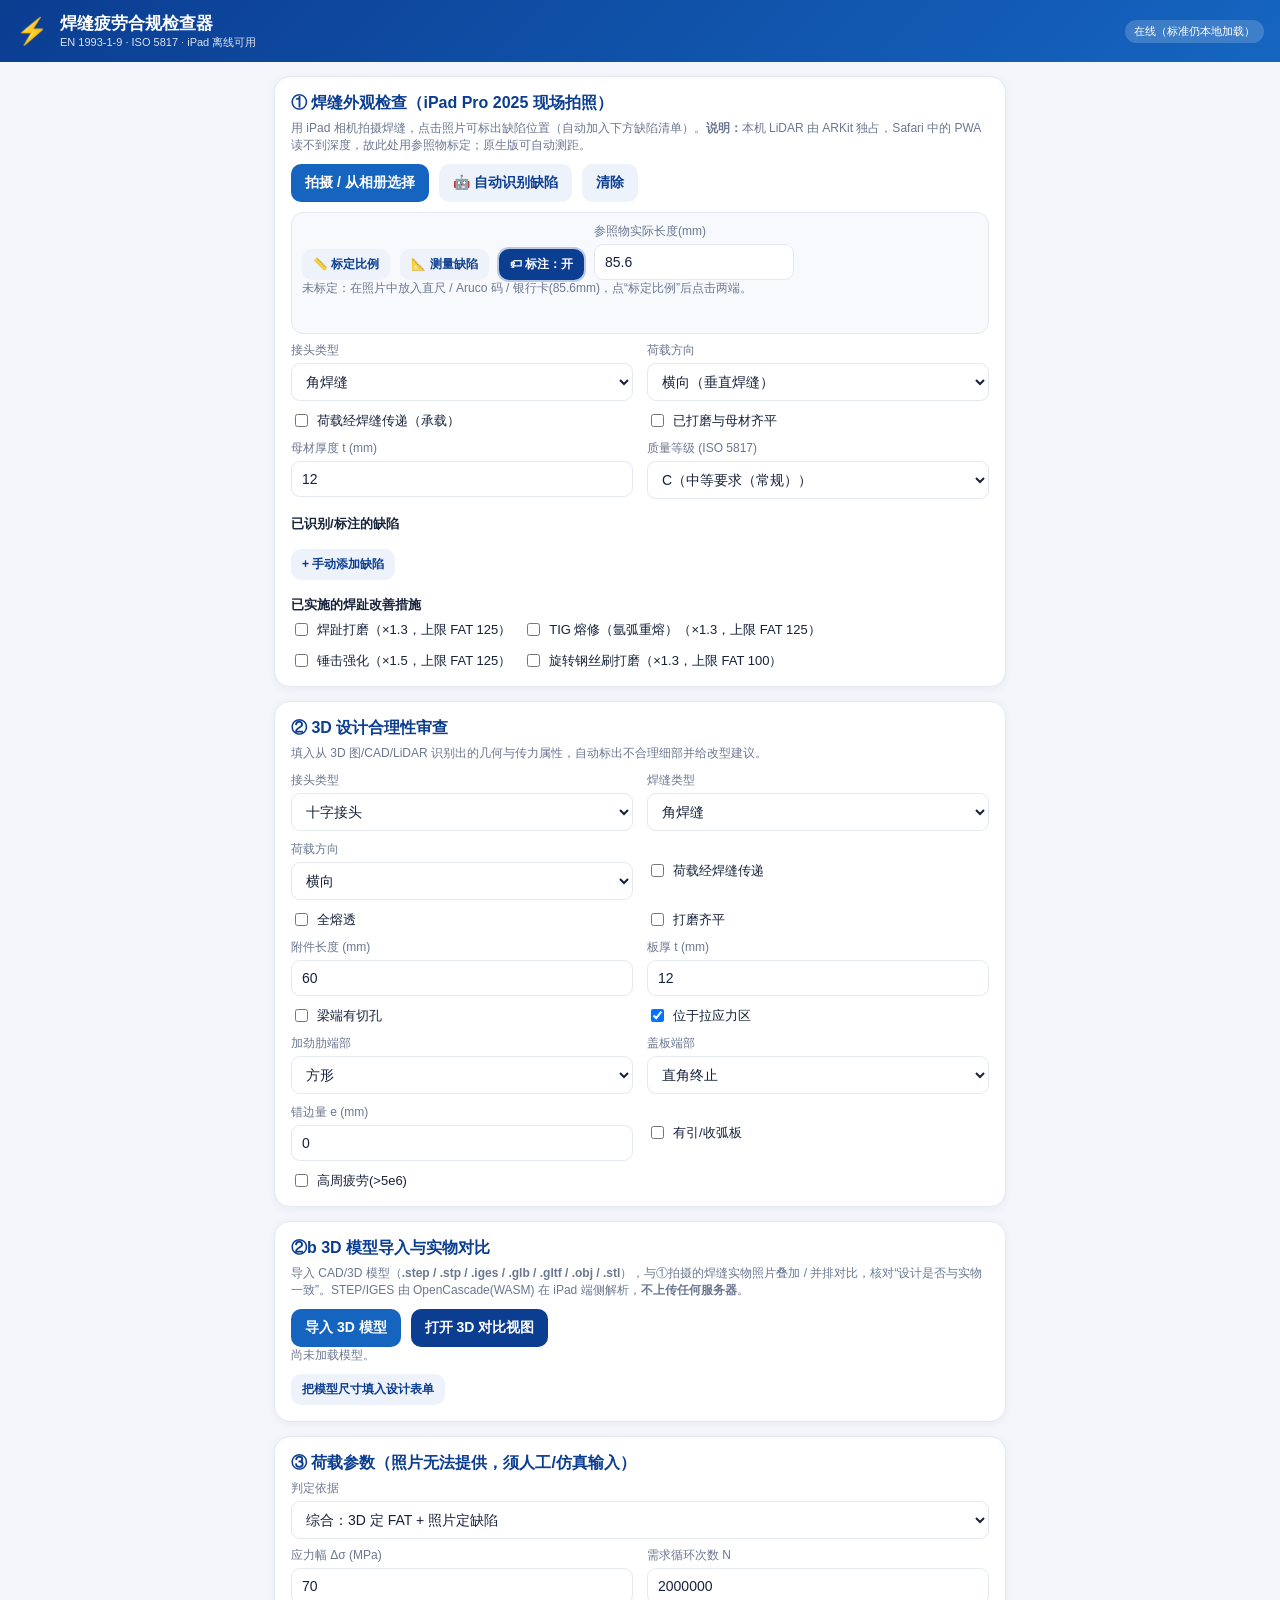
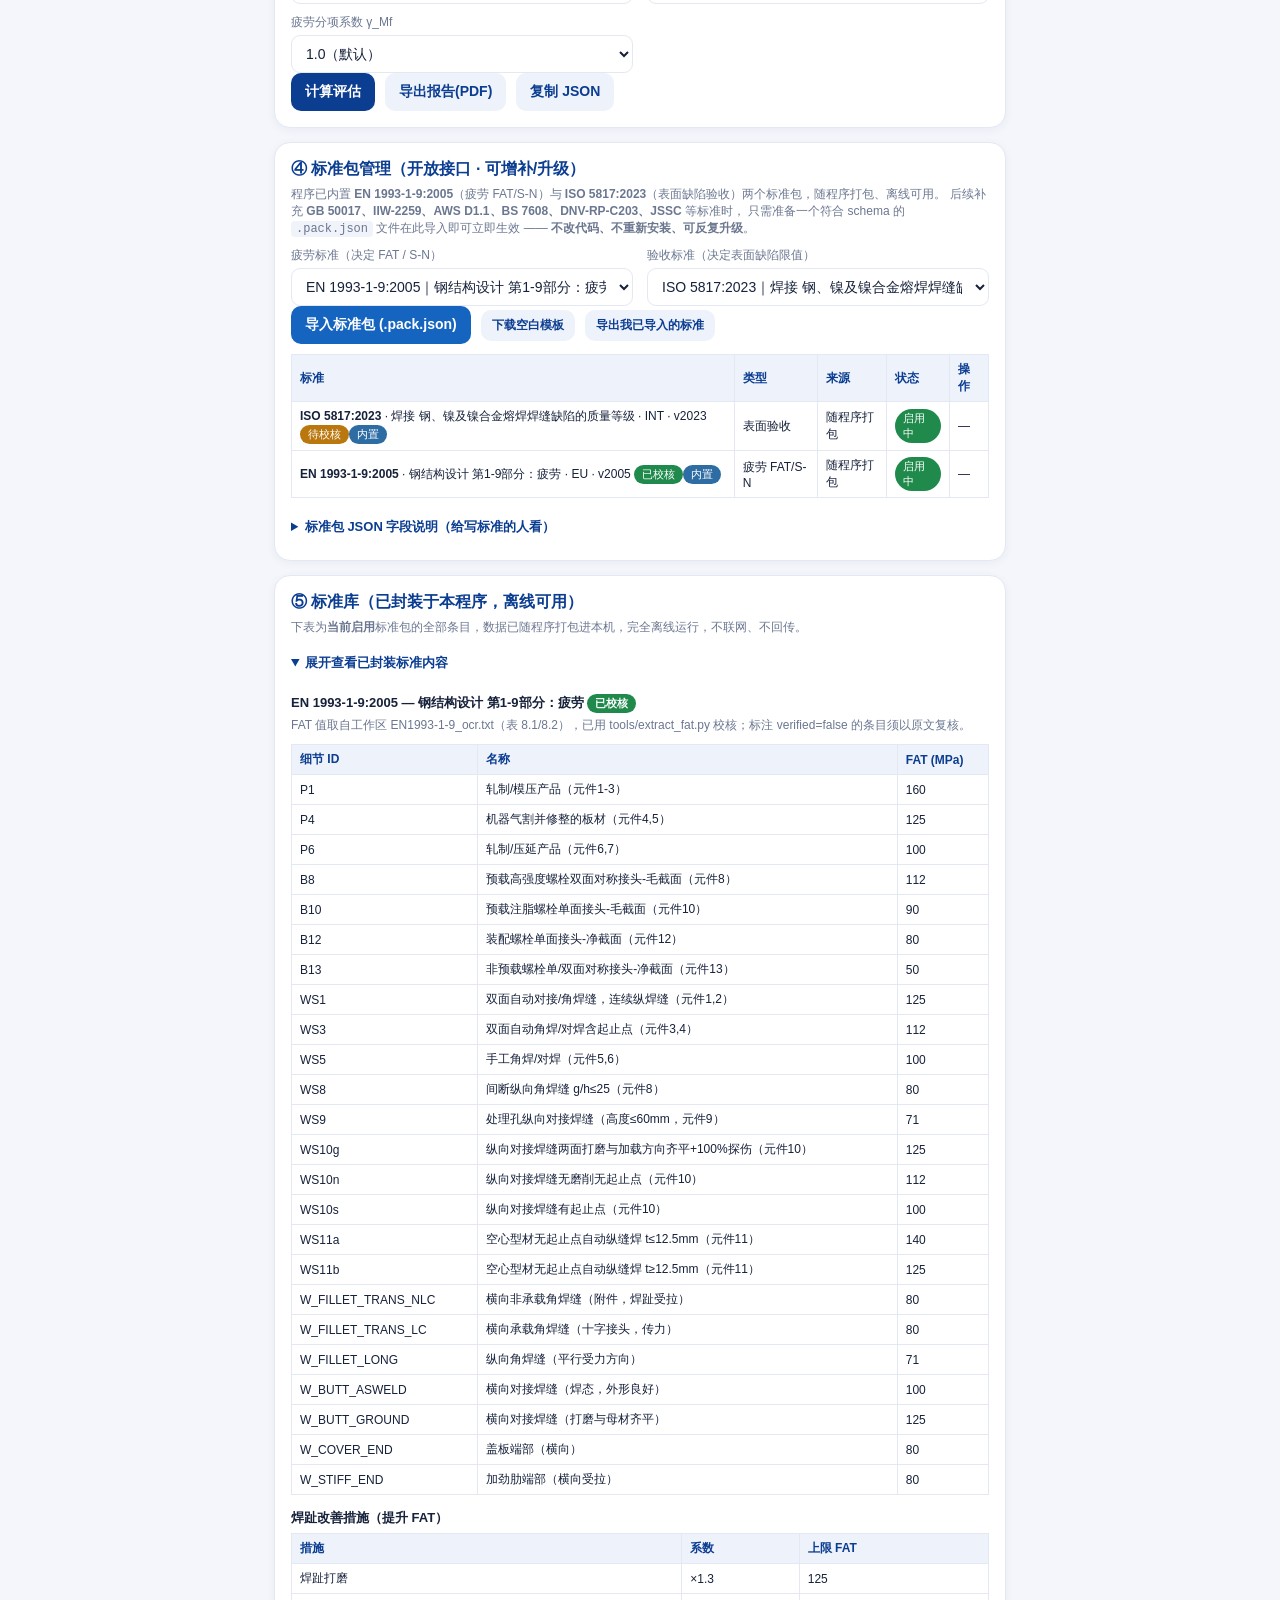
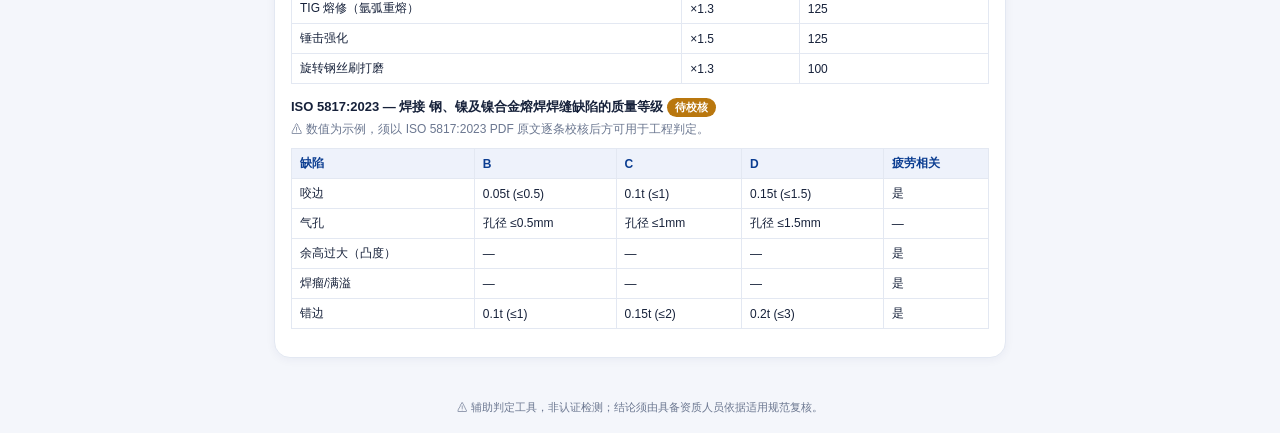
<file: app_ios/pwa/index.html>
<!DOCTYPE html>
<html lang="zh-CN" data-page-node-id="CsRo3k9VtSsmAFH51uFBpG">
<head data-page-node-id="EstN0nqZOXaLdQER1qKfxa">
  <meta charset="utf-8" data-page-node-id="uxGXCeawoA48fkNtsgHEEb" />
  <meta name="viewport" content="width=device-width, initial-scale=1, viewport-fit=cover, maximum-scale=1" data-page-node-id="QGrzQHlVbPibaQRl3IbELC" />
  <meta name="theme-color" content="#0b3d91" data-page-node-id="CR6pQN0BY17x1aQPccoyY5" />
  <meta name="apple-mobile-web-app-capable" content="yes" data-page-node-id="PWo7CSWT0SvNfbFcNa5oC8" />
  <meta name="mobile-web-app-capable" content="yes" data-page-node-id="k9AAAEkYCIKWGFU61SzpdT" />
  <meta name="apple-mobile-web-app-status-bar-style" content="black-translucent" data-page-node-id="ULueQXFXnrlHdi6iA8Y0CR" />
  <meta name="apple-mobile-web-app-title" content="焊缝疲劳检查" data-page-node-id="Og6QZ40BNBs5YVYLFDYUQb" />
  <link rel="manifest" href="manifest.webmanifest" data-page-node-id="JIG4Dh5Bl6jHbhxdCS6GiU" />
  <link rel="apple-touch-icon" href="icons/icon-192.png" data-page-node-id="ooc2ACp3tAmi57R83uLl52" />
  <link rel="icon" href="icons/icon-192.png" data-page-node-id="eWQ2za5i23MxAt01rWQbxP" />
  <link rel="stylesheet" href="styles.css" data-page-node-id="jV5uhFLFm9LL8uEm3J5PsY" />
  <title>焊缝疲劳合规检查器</title>
</head>
<body data-page-node-id="HlgYUG4CmZk9UGpymEFlhr">
  <header class="topbar" data-page-node-id="JEZCJOe97oldAD19UeerID">
    <div class="brand" data-page-node-id="0le9xyQl3Ecwuk28veJCVR">
      <span class="logo" data-page-node-id="FFNCqVGgHHHrFxL2qq5Cso">⚡</span>
      <div data-page-node-id="olTxbVWmFLghrRbAF3UiYb">
        <div class="t1" data-page-node-id="w8sJImzeF6NEg6BHYc3xY2">焊缝疲劳合规检查器</div>
        <div class="t2" data-page-node-id="qjLL5ZaUfga80dhchDC5D6">EN 1993-1-9 · ISO 5817 · iPad 离线可用</div>
      </div>
    </div>
    <span id="netState" class="pill pill-off" data-page-node-id="imfd8oJAYSFjYYkaY63JM4">离线就绪</span>
  </header>

  <main data-page-node-id="9a6bahaJXvjjjeDKwB2AKo">
    <!-- ① 焊缝外观 -->
    <section class="card" data-page-node-id="UmWD8HZwJnL8HN6gB7yDx3">
      <h2 data-page-node-id="sECF1ZfSb9RTrV0HyEFskD">① 焊缝外观检查（iPad Pro 2025 现场拍照）</h2>
      <p class="hint" data-page-node-id="cXnDzxxhb0Zo0XevcPnwn9">用 iPad 相机拍摄焊缝，点击照片可标出缺陷位置（自动加入下方缺陷清单）。<b>说明：</b>本机 LiDAR 由 ARKit 独占，Safari 中的 PWA 读不到深度，故此处用参照物标定；原生版可自动测距。</p>
      <div class="row" data-page-node-id="Rp0V7zke06GfcHJLEt1SJ0">
        <label class="btn file" data-page-node-id="VpbpvcilDmFANBs0zsBgk5">
          拍摄 / 从相册选择
          <input id="photo" type="file" accept="image/*" data-page-node-id="cfoh6EZ6eMAxvCQoadmBkL" />
        </label>
        <button id="autoBtn" class="btn ghost" type="button" data-page-node-id="autoBtnNode" disabled>🤖 自动识别缺陷</button>
        <button id="clearPhoto" class="btn ghost" type="button" data-page-node-id="QOgg3m9EYMtFOAJagjTKW2">清除</button>
      </div>
      <canvas id="canvas" width="900" height="600" hidden data-page-node-id="ME4PzzX2YhxN1rdP8pxBEn"></canvas>

      <div class="cal" data-page-node-id="calBox">
        <div class="row">
          <button id="calBtn" class="btn ghost sm" type="button">📏 标定比例</button>
          <button id="measBtn" class="btn ghost sm" type="button">📐 测量缺陷</button>
          <button id="annoToggle" class="btn ghost sm" type="button">🏷 标注：开</button>
          <label class="callen">参照物实际长度(mm)
            <input id="cal_len" type="number" value="85.6" step="0.1" data-page-node-id="calLen" />
          </label>
        </div>
        <div id="calState" class="hint">未标定：在照片中放入直尺 / Aruco 码 / 银行卡(85.6mm)，点“标定比例”后点击两端。</div>
        <div id="calScale" class="cal-scale" data-page-node-id="calScale"></div>
      </div>

      <div class="grid2" data-page-node-id="GGldlJvyUk1hPFZF7nVHFE">
        <label data-page-node-id="99OAaGpH6EJeaszkBSahZy">接头类型
          <select id="joint_type" data-page-node-id="owkGE0zEXZuXS1ClkVBh7T">
            <option value="fillet" data-page-node-id="Q9umk5K8U1KbSgV3XHitq1">角焊缝</option>
            <option value="butt" data-page-node-id="1eBwv4XeG30Gz12rh8MiL7">对接焊缝</option>
            <option value="t_joint" data-page-node-id="lGdkEdc2WtLQXp4oo61ZPo">T 型接头</option>
            <option value="cruciform" data-page-node-id="GhX04d1bfQJWyxvqjvyS45">十字接头</option>
            <option value="corner" data-page-node-id="QO9CCqrZTOFSSjk0XmuXN5">角接</option>
            <option value="lap" data-page-node-id="Kz7JLw4TZgOYlJ8cV69rGs">搭接</option>
          </select>
        </label>
        <label data-page-node-id="ap0PgAG7lfVFJefvq35NPA">荷载方向
          <select id="loading_direction" data-page-node-id="rcC8bIW3TzbQpDvUQACrRx">
            <option value="transverse" data-page-node-id="QVEQLKmIL6QYF3YeQWdMKa">横向（垂直焊缝）</option>
            <option value="longitudinal" data-page-node-id="yKCS7dpqe4LIF69SHQXfjp">纵向（平行焊缝）</option>
          </select>
        </label>
        <label class="check" data-page-node-id="416MbO9yHKqyRtjPW7y1Ia"><input type="checkbox" id="load_carrying" data-page-node-id="P58Mp5faI6tQ3jwvXdWUNS" /> 荷载经焊缝传递（承载）</label>
        <label class="check" data-page-node-id="pCw1JkMEfTqyDpy40BPYI1"><input type="checkbox" id="ground_flush" data-page-node-id="5uOtJGH8bVX5WCviqdmriI" /> 已打磨与母材齐平</label>
        <label data-page-node-id="NXYpb7NqJP0o8iXPmCAA31">母材厚度 t (mm)
          <input id="thickness" type="number" value="12" min="1" step="0.5" data-page-node-id="rkYZV8fVepy4BKXSCelx2F" />
        </label>
        <label data-page-node-id="PmEKRAXXDgO569ZIux2ejY">质量等级 (ISO 5817)
          <select id="quality_level" data-page-node-id="A1JHn13GBsVKYj5jMoruEx">
            <option value="B" data-page-node-id="uZk1f7M3FVQ7uVrUFvxN2h">B（最高）</option>
            <option value="C" selected data-page-node-id="qxBl8WBzfGon4ITAj1qx2j">C（常规）</option>
            <option value="D" data-page-node-id="KGPDQ0Gz0nAs0gZDTNvHUW">D（较低）</option>
          </select>
        </label>
      </div>

      <h3 data-page-node-id="3BnCmNAtlZDIRCiARmq34E">已识别/标注的缺陷</h3>
      <div id="impList" class="imp-list" data-page-node-id="CvPKBkPupYD23zBeBF9XXu"></div>
      <div id="recState" class="hint rec" data-page-node-id="recStateNode"></div>
      <button id="addImp" class="btn ghost sm" type="button" data-page-node-id="LpwT6P8jcdu06NlErRwiUq">+ 手动添加缺陷</button>

      <h3 data-page-node-id="KQCvlzwOnEbuFHRejhi0xe">已实施的焊趾改善措施</h3>
      <div id="impvBox" class="checks" data-page-node-id="Bv4k0YQViWlXi8636GGPaB"></div>
    </section>

    <!-- ② 3D 设计审查 -->
    <section class="card" data-page-node-id="NKiKC198akUUhwTcXZJwWr">
      <h2 data-page-node-id="QA1kpGKVVCrWQezsqbKgEo">② 3D 设计合理性审查</h2>
      <p class="hint" data-page-node-id="yEdzA0nXhkgmLeeCQDhXC6">填入从 3D 图/CAD/LiDAR 识别出的几何与传力属性，自动标出不合理细部并给改型建议。</p>
      <div class="grid2" data-page-node-id="kEEy7TecY9qx8L5EE4W6Bg">
        <label data-page-node-id="QrJ0p2OpKhKIKmhZnnjaqX">接头类型
          <select id="d_joint_type" data-page-node-id="zAlHgcsh4FTEXJY1xssR6A">
            <option value="cruciform" data-page-node-id="9B3V5BMHCTvBUbI0yGaXZ9">十字接头</option>
            <option value="t_joint" data-page-node-id="V2G01Li8xbfm3GsHxENXF7">T 型接头</option>
            <option value="butt" data-page-node-id="qT3WODeDZ5KtAHxYCgPBmB">对接</option>
            <option value="fillet" data-page-node-id="q1Ck5ivP9sfmDeDnquDgtg">角接</option>
            <option value="lap" data-page-node-id="qkQHABEUg8xNbMuSzIskWh">搭接</option>
            <option value="corner" data-page-node-id="28sEK65h9Se54ODmFJtiBN">角接(edge)</option>
          </select>
        </label>
        <label data-page-node-id="jOiWKRK6xV6PPEsnzyByNk">焊缝类型
          <select id="d_weld_type" data-page-node-id="OWk1ckjzsL8mFSfuFONDDW">
            <option value="fillet" data-page-node-id="r7XXUHoYnNCAgBYMAzEv0u">角焊缝</option>
            <option value="butt" data-page-node-id="eGl8xx3jKBmtmpcRzOyQXy">对接</option>
          </select>
        </label>
        <label data-page-node-id="3Gtom6gxZHyqRMVav59B31">荷载方向
          <select id="d_loading_direction" data-page-node-id="696jpbA4Cf0e9C4t4UTr8f">
            <option value="transverse" data-page-node-id="4y2SRKGeQY7SUJPTcTkDEx">横向</option>
            <option value="longitudinal" data-page-node-id="U3MprtgUi87EuMyhdAFwoD">纵向</option>
          </select>
        </label>
        <label class="check" data-page-node-id="ddrmTqvwkmYla56xrWFdDI"><input type="checkbox" id="d_load_carrying" data-page-node-id="MztRA7ueEitnTujrUjyXul" /> 荷载经焊缝传递</label>
        <label class="check" data-page-node-id="HUfkfqonL3B7EhlGNF163M"><input type="checkbox" id="d_full_penetration" data-page-node-id="5JFaNtfaWZufp2kudDzSQr" /> 全熔透</label>
        <label class="check" data-page-node-id="Np5avj4hW83lP9kzrGPWCV"><input type="checkbox" id="d_ground_flush" data-page-node-id="nyoHb3rwubpElxqmGN9rff" /> 打磨齐平</label>
        <label data-page-node-id="BqQIice2ySaMRkYjm9FtNh">附件长度 (mm)
          <input id="d_attachment_length_mm" type="number" value="60" min="0" step="1" data-page-node-id="eiUad0IunrBV8XVwcJjzzD" />
        </label>
        <label data-page-node-id="T8kc0euEAR8ws9DHSZPcnm">板厚 t (mm)
          <input id="d_plate_thickness_mm" type="number" value="12" min="1" step="0.5" data-page-node-id="HzuI8kPsRRFx9N9MhD4E02" />
        </label>
        <label class="check" data-page-node-id="mrDESsPwQYjnI0xGTPHW4c"><input type="checkbox" id="d_cope_hole" data-page-node-id="BHIIkIejOEYzGP43D8apS9" /> 梁端有切孔</label>
        <label class="check" data-page-node-id="iztYRlmetywxEyKuJcZ7HC"><input type="checkbox" id="d_in_tension_zone" checked data-page-node-id="pUb20GEj4tLCRnL1mc3bcq" /> 位于拉应力区</label>
        <label data-page-node-id="iLyvAgXwKP1WipCDwGqXrD">加劲肋端部
          <select id="d_stiffener_end" data-page-node-id="3rJk0rMkCyxtZOdwsz3lOi">
            <option value="square" data-page-node-id="1Do0Hl98UfmiEA5PFDR4ms">方形</option>
            <option value="radius" data-page-node-id="YtclIeyQ1Fz9bkwc7fWoYQ">圆弧</option>
            <option value="taper" data-page-node-id="M2qYk1y5S5Xtq8BdaNSKY3">斜面</option>
          </select>
        </label>
        <label data-page-node-id="fh1QOdSXwYHCV99dfw0eCV">盖板端部
          <select id="d_cover_termination" data-page-node-id="YTBI6cU2W3zpnqSBcTDbm5">
            <option value="abrupt" data-page-node-id="S1xnagrfWxMHivPHr6IfEw">直角终止</option>
            <option value="taper" data-page-node-id="dHEY3es4Hb7QNCYmR6VlL0">斜面过渡</option>
          </select>
        </label>
        <label data-page-node-id="Bo9f73RMJJikGG0FQCFyOL">错边量 e (mm)
          <input id="d_misalignment_mm" type="number" value="0" min="0" step="0.5" data-page-node-id="7tuxU6d3Roq8NWBDjvwFda" />
        </label>
        <label class="check" data-page-node-id="FxesQ1im3i0vcks6Nks9g1"><input type="checkbox" id="d_runoff_tabs" data-page-node-id="bUQAmPlp7zLt8X5VRpMGO7" /> 有引/收弧板</label>
        <label class="check" data-page-node-id="5cG1RTwAlF3jS2gxVFnalO"><input type="checkbox" id="d_high_cycle" data-page-node-id="C04SiqhbsPCxs4KcA3Qq2B" /> 高周疲劳(&gt;5e6)</label>
      </div>
    </section>

    <!-- ②b 3D 模型导入与实物对比 -->
    <section class="card" data-page-node-id="modelCard">
      <h2 data-page-node-id="modelCardH">②b 3D 模型导入与实物对比</h2>
      <p class="hint" data-page-node-id="modelHint">导入 CAD/3D 模型（<b>.step / .stp / .iges / .glb / .gltf / .obj / .stl</b>），与①拍摄的焊缝实物照片叠加 / 并排对比，核对“设计是否与实物一致”。STEP/IGES 由 OpenCascade(WASM) 在 iPad 端侧解析，<b>不上传任何服务器</b>。</p>
      <div class="row" data-page-node-id="modelRow">
        <label class="btn file" data-page-node-id="modelFileLabel">
          导入 3D 模型
          <input id="modelFile" type="file" accept=".step,.stp,.iges,.p21,.glb,.gltf,.obj,.stl,model/*" data-page-node-id="modelFileIn" />
        </label>
        <button id="openModel" class="btn primary" type="button" disabled data-page-node-id="openModelBtn">打开 3D 对比视图</button>
      </div>
      <div id="modelInfo" class="hint" data-page-node-id="modelInfo">尚未加载模型。</div>
      <div class="row">
        <button id="fillDesign" class="btn ghost sm" type="button" disabled data-page-node-id="fillDesignBtn">把模型尺寸填入设计表单</button>
      </div>
    </section>

    <!-- ③ 荷载 -->
    <section class="card" data-page-node-id="Ypp3PRIBKqQQUbFQ0epLl0">
      <h2 data-page-node-id="LbaFtWUTkDsf9tMZYtB1Zt">③ 荷载参数（照片无法提供，须人工/仿真输入）</h2>
      <label data-page-node-id="tgaUXOHHQv527x6RzvIl2R">判定依据
        <select id="mode" data-page-node-id="0W9OZNMkzslaJEcsmemsWF">
          <option value="both" selected data-page-node-id="le5uRNnvHIQDYkBuqt3qwf">综合：3D 定 FAT + 照片定缺陷</option>
          <option value="photo" data-page-node-id="HcGcccEI3YzqoS6DraaX9D">仅照片：识别接头定 FAT + 缺陷</option>
          <option value="design" data-page-node-id="lOEnvJkuBrzUurs08wDNJy">仅 3D 设计：审查细部合理性</option>
        </select>
      </label>
      <div class="grid2" data-page-node-id="C7EszTBSIcEPMcFRjGF063">
        <label data-page-node-id="vzlzEAFsTkJgKBR10NzKNL">应力幅 Δσ (MPa)
          <input id="delta_sigma" type="number" value="70" min="0" step="1" data-page-node-id="WrkjKMflXzZHfGubtuEGCe" />
        </label>
        <label data-page-node-id="72DWPnUYgDPl5ATeMBGJ8e">需求循环次数 N
          <input id="n_required" type="number" value="2000000" min="1" step="100000" data-page-node-id="5S9Cx02fOM0Ut8IbFkCBuU" />
        </label>
        <label data-page-node-id="y3C0QscFmQoWiGAfafMKUQ">疲劳分项系数 γ_Mf
          <select id="gamma_mf" data-page-node-id="gmN1mplyrjtAChFV3jRQt8">
            <option value="1.0" data-page-node-id="fSZFjZVhHXI5PYdlGnIbBB">1.0（默认）</option>
            <option value="1.15" data-page-node-id="uWUKXRIdxRZPl9lEJeE3zK">1.15（详细评估）</option>
            <option value="1.35" data-page-node-id="gVF2TTeOdSYnYt3GyV54NE">1.35（简化评估）</option>
          </select>
        </label>
      </div>
      <div class="row" data-page-node-id="z2Y4Q8Cc2l7NqFxC3iqDRU">
        <button id="calc" class="btn primary" type="button" data-page-node-id="Hjcu5aoJHONUv1ui0gjoHW">计算评估</button>
        <button id="report" class="btn ghost" type="button" disabled data-page-node-id="fkZHgVf7FCFzcM4WF5OHDZ">导出报告(PDF)</button>
        <button id="copy" class="btn ghost" type="button" disabled data-page-node-id="ODkvXp1v8bqBfBnsGU82tZ">复制 JSON</button>
      </div>
    </section>

    <!-- ④ 标准包管理（开放接口：可增补/升级其他标准） -->
    <section class="card" data-page-node-id="packCard">
      <h2>④ 标准包管理（开放接口 · 可增补/升级）</h2>
      <p class="hint">
        程序已内置 <b>EN 1993-1-9:2005</b>（疲劳 FAT/S-N）与 <b>ISO 5817:2023</b>（表面缺陷验收）两个标准包，随程序打包、离线可用。
        后续补充 <b>GB 50017、IIW-2259、AWS D1.1、BS 7608、DNV-RP-C203、JSSC</b> 等标准时，
        只需准备一个符合 schema 的 <code>.pack.json</code> 文件在此导入即可立即生效 —— <b>不改代码、不重新安装、可反复升级</b>。
      </p>
      <div class="grid2">
        <label>疲劳标准（决定 FAT / S-N）
          <select id="std_fatigue" data-page-node-id="stdFatigue"></select>
        </label>
        <label>验收标准（决定表面缺陷限值）
          <select id="std_acceptance" data-page-node-id="stdAccept"></select>
        </label>
      </div>
      <div class="row">
        <label class="btn file">
          导入标准包 (.pack.json)
          <input id="packFile" type="file" accept=".json,application/json" data-page-node-id="packFileIn" />
        </label>
        <button id="packTemplate" class="btn ghost sm" type="button">下载空白模板</button>
        <button id="packExport" class="btn ghost sm" type="button">导出我已导入的标准</button>
      </div>
      <div id="packMsg" class="hint" data-page-node-id="packMsg"></div>
      <div id="packList" data-page-node-id="packList"></div>
      <details>
        <summary class="sum">标准包 JSON 字段说明（给写标准的人看）</summary>
        <div id="packSchemaNote" class="hint"></div>
      </details>
    </section>

    <!-- ⑤ 标准库（随程序打包，离线可用） -->
    <section class="card" data-page-node-id="stdCard">
      <h2>⑤ 标准库（已封装于本程序，离线可用）</h2>
      <p class="hint">下表为<b>当前启用</b>标准包的全部条目，数据已随程序打包进本机，完全离线运行，不联网、不回传。</p>
      <details open>
        <summary class="sum">展开查看已封装标准内容</summary>
        <div id="stdLib"></div>
      </details>
    </section>

    <!-- 结果 -->
    <section id="result" class="card result" hidden data-page-node-id="4GPrQGP0VmgzJI7ONwyk0M"></section>
  </main>

  <!-- 报告模态（应用内显示，绕开 iPad 被忽略的 window.print） -->
  <div id="reportModal" class="modal" hidden data-page-node-id="reportModal">
    <div class="modal-card">
      <div class="modal-bar">
        <strong>焊缝疲劳合规检查报告</strong>
        <div class="row">
          <button id="rptDownload" class="btn ghost sm" type="button">下载 HTML</button>
          <button id="rptCopy" class="btn ghost sm" type="button">复制文本</button>
          <button id="rptPrint" class="btn ghost sm" type="button">打印 / 存 PDF</button>
          <button id="rptClose" class="btn primary sm" type="button">关闭</button>
        </div>
      </div>
      <div id="reportBody" class="report-body"></div>
    </div>
  </div>

  <!-- 3D 对比视图模态 -->
  <div id="modelModal" class="modal" hidden data-page-node-id="modelModal">
    <div class="modal-card wide">
      <div class="modal-bar">
        <strong>3D 模型对比视图</strong>
        <div class="row">
          <label class="check"><input type="checkbox" id="splitChk" data-page-node-id="splitChk" /> 并排(照片｜模型)</label>
          <label class="check">照片透明度
            <input type="range" id="photoOpacity" min="0" max="1" step="0.05" value="0.5" style="width:90px" data-page-node-id="photoOpacity" />
          </label>
          <button id="modelClose" class="btn primary sm" type="button">关闭</button>
        </div>
      </div>
      <div id="modelStage" class="model-stage">
        <canvas id="modelCanvas"></canvas>
        <img id="modelPhoto" class="model-photo" alt="焊缝实物照片" hidden data-page-node-id="modelPhoto" />
      </div>
      <div id="modelStatus" class="hint" data-page-node-id="modelStatus"></div>
    </div>
  </div>

  <footer class="disclaimer" data-page-node-id="PBMg5FOiJDiOPdzsxAXhGv">
    ⚠ 辅助判定工具，非认证检测；结论须由具备资质人员依据适用规范复核。
  </footer>

  <!-- 3D 渲染依赖：importmap 必须在模块脚本之前；occt-import-js 提供全局 occtimportjs() -->
  <script type="importmap">
    { "imports": { "three": "./vendor/three.module.js" } }
  </script>
  <script src="vendor/occt-import-js.js"></script>
  <script type="module" src="js/three_viewer.js"></script>

  <script src="js/knowledge.js"></script>
  <script src="js/packs.js"></script>
  <script src="js/standard_registry.js"></script>
  <script src="js/engine.js"></script>
  <script src="js/design_rules.js"></script>
  <script src="js/app.js"></script>
  <script>
    // 注册 Service Worker（离线运行的前提）
    if ('serviceWorker' in navigator) {
      window.addEventListener('load', function () {
        navigator.serviceWorker.register('./sw.js').then(function (reg) {
          console.log('[PWA] SW registered, scope=', reg.scope);
        }).catch(function (err) {
          console.warn('[PWA] SW failed:', err);
        });
      });
    }
  </script>
</body>
</html>
</file>
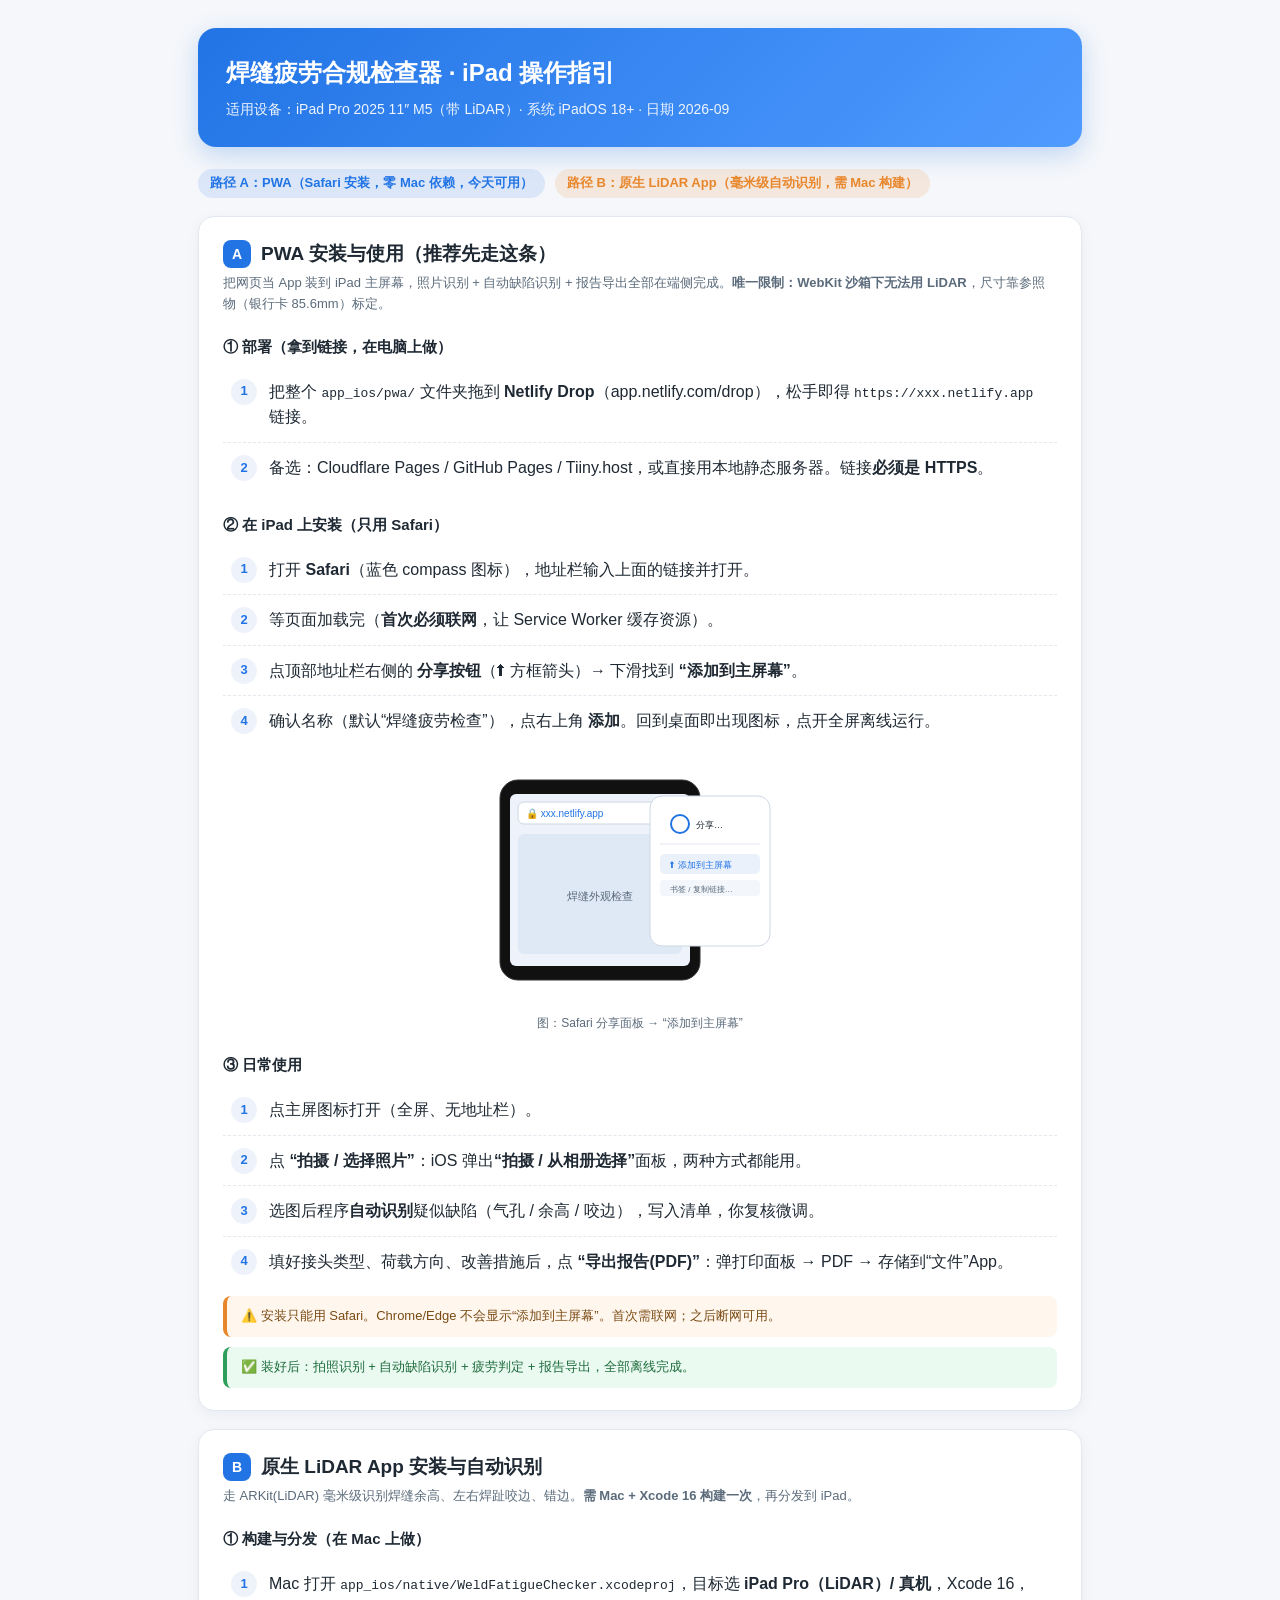
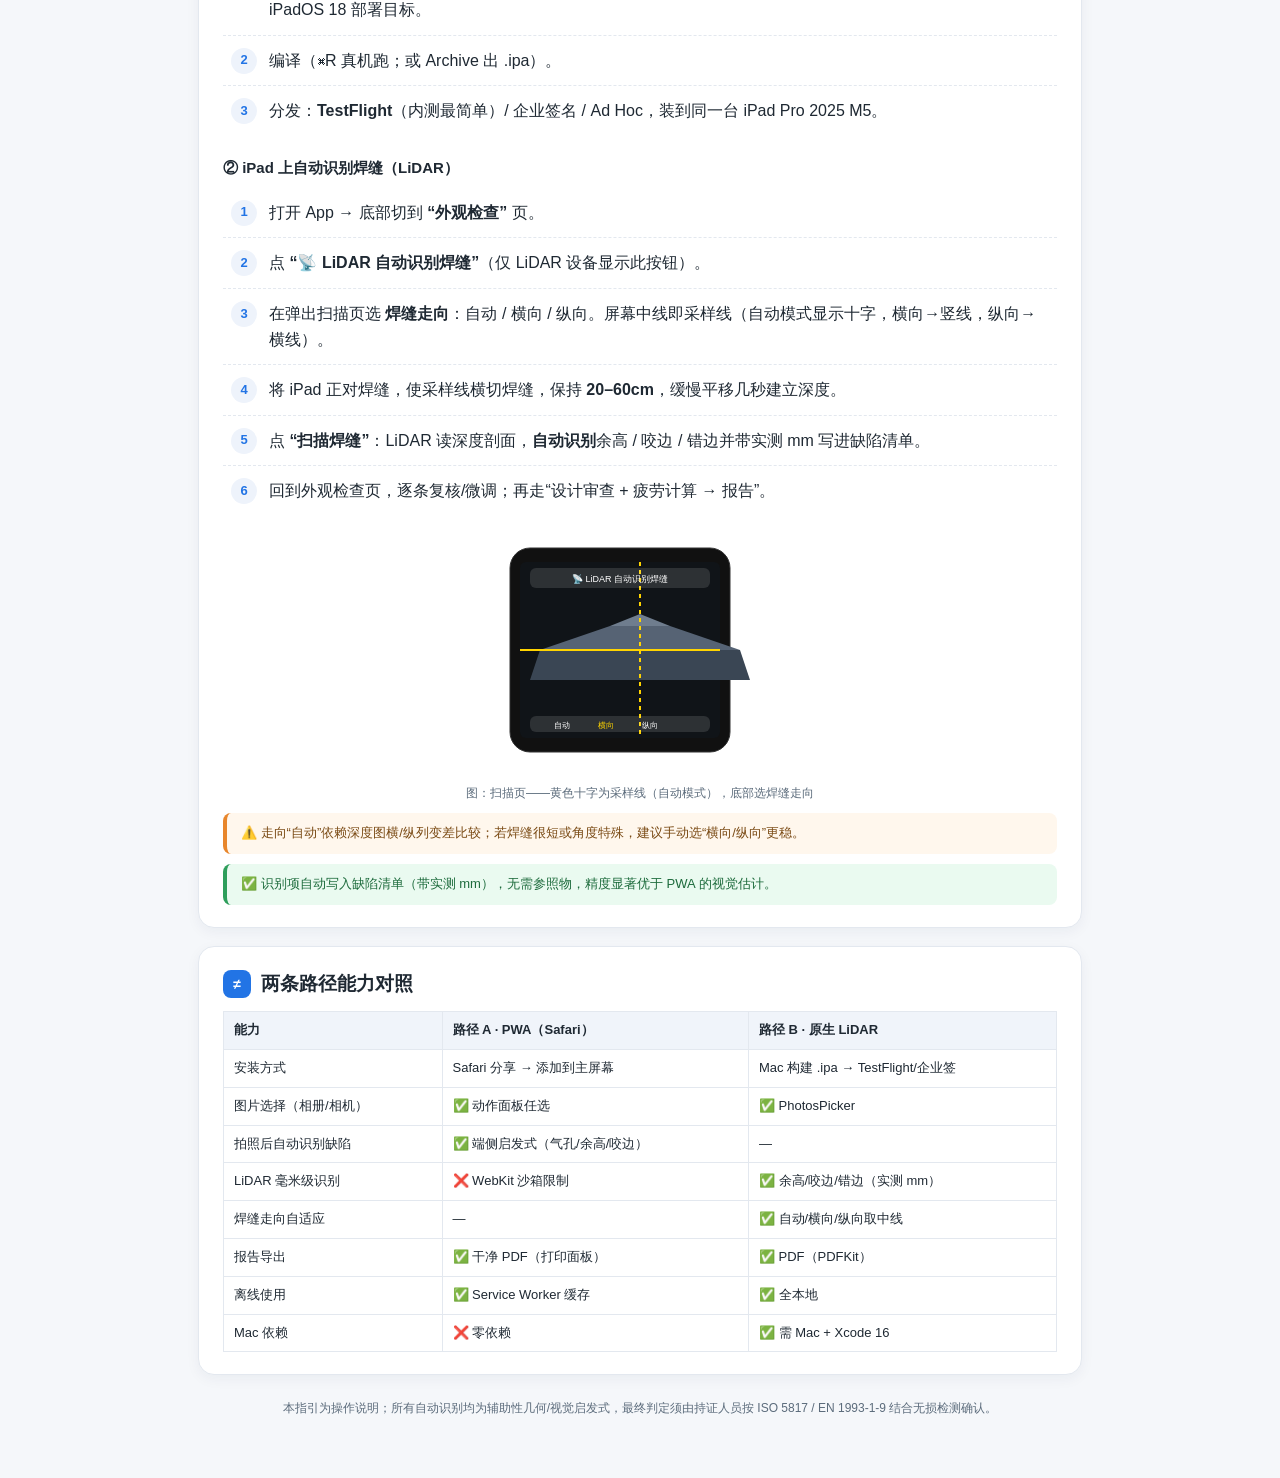
<file: iPad_操作指引.html>
<!DOCTYPE html>
<html lang="zh-CN" data-page-node-id="XfWDEaJ9xfxUxJg8FT1CNG">
<head data-page-node-id="1Qi7QWr1TZhSn7c6Vuhmy4">
<meta charset="UTF-8" data-page-node-id="wzUFsenJzAN4CCZP2mO0wV" />
<meta name="viewport" content="width=device-width, initial-scale=1.0" data-page-node-id="jYBmKhNZ7VX25SIAXKSBhz" />
<title>焊缝疲劳合规检查器 · iPad 操作指引</title>
<style>
  :root{
    --bg:#f5f7fa; --card:#ffffff; --ink:#1f2933; --sub:#5b6b7b;
    --blue:#2274e5; --orange:#e8862b; --green:#2e9e5b; --line:#e3e8ef;
  }
  *{box-sizing:border-box}
  body{margin:0;background:var(--bg);color:var(--ink);
    font-family:-apple-system,"PingFang SC","Microsoft YaHei",Segoe UI,Roboto,sans-serif;
    line-height:1.6}
  .wrap{max-width:920px;margin:0 auto;padding:28px 18px 60px}
  header{background:linear-gradient(135deg,var(--blue),#4f9bff);color:#fff;
    border-radius:18px;padding:26px 28px;box-shadow:0 8px 24px rgba(34,116,229,.25)}
  header h1{margin:0 0 6px;font-size:24px}
  header p{margin:0;opacity:.92;font-size:14px}
  .path-toggle{display:flex;gap:10px;margin:22px 0 6px;flex-wrap:wrap}
  .tag{display:inline-block;padding:4px 12px;border-radius:999px;font-size:13px;font-weight:600}
  .tag.a{background:rgba(34,116,229,.12);color:var(--blue)}
  .tag.b{background:rgba(232,134,43,.14);color:var(--orange)}
  section{background:var(--card);border:1px solid var(--line);border-radius:16px;
    padding:22px 24px;margin:18px 0;box-shadow:0 4px 14px rgba(20,40,80,.05)}
  h2{font-size:19px;margin:0 0 4px;display:flex;align-items:center;gap:10px}
  h2 .n{width:28px;height:28px;border-radius:8px;background:var(--blue);color:#fff;
    display:inline-flex;align-items:center;justify-content:center;font-size:14px;font-weight:700}
  h3{font-size:15px;margin:20px 0 8px;color:var(--ink)}
  ol.steps{margin:6px 0 0;padding-left:0;list-style:none;counter-reset:s}
  ol.steps li{counter-increment:s;position:relative;padding:12px 12px 12px 46px;
    border-bottom:1px dashed var(--line)}
  ol.steps li:last-child{border-bottom:none}
  ol.steps li::before{content:counter(s);position:absolute;left:8px;top:12px;
    width:26px;height:26px;border-radius:50%;background:#eef3fb;color:var(--blue);
    font-weight:700;display:flex;align-items:center;justify-content:center;font-size:13px}
  .tip{background:#fff7ed;border-left:4px solid var(--orange);padding:10px 14px;
    border-radius:8px;font-size:13px;color:#7a4a14;margin-top:10px}
  .ok{background:#eafaf0;border-left:4px solid var(--green);padding:10px 14px;
    border-radius:8px;font-size:13px;color:#1d6b3c;margin-top:10px}
  .fig{display:flex;justify-content:center;margin:14px 0}
  table{width:100%;border-collapse:collapse;margin-top:12px;font-size:13px}
  th,td{border:1px solid var(--line);padding:8px 10px;text-align:left;vertical-align:top}
  th{background:#f0f4fa;font-weight:600}
  .cap{font-size:12px;color:var(--sub);text-align:center;margin-top:4px}
  footer{color:var(--sub);font-size:12px;text-align:center;margin-top:24px}
  @media print{body{background:#fff}section,header{box-shadow:none;break-inside:avoid}}
</style>
</head>
<body data-page-node-id="YKBz9gugSMuredD4zzhN89">
<div class="wrap" data-page-node-id="pHzufKHqX0yidAv1Vn7uAO">

  <header data-page-node-id="k2qNRwRKGW1hFLj4Ngq8jo">
    <h1 data-page-node-id="Vw9CwoAlKxOAjYo9yrWBjZ">焊缝疲劳合规检查器 · iPad 操作指引</h1>
    <p data-page-node-id="EijHDCPAUyX7fcpiH9mSjJ">适用设备：iPad Pro 2025 11″ M5（带 LiDAR）· 系统 iPadOS 18+ · 日期 2026-09</p>
  </header>

  <div class="path-toggle" data-page-node-id="XLkd5BRiqlhuk1HctxFjTC">
    <span class="tag a" data-page-node-id="5HN5wKAyjLzOhPP17CJFhq">路径 A：PWA（Safari 安装，零 Mac 依赖，今天可用）</span>
    <span class="tag b" data-page-node-id="1dnTqKXCCkOHeToSzyZpWr">路径 B：原生 LiDAR App（毫米级自动识别，需 Mac 构建）</span>
  </div>

  <!-- ============ 路径 A ============ -->
  <section data-page-node-id="KvLHvziuGcVzDAzE5PXPFM">
    <h2 data-page-node-id="LTZQJ6EQMEpDviNDJmKSXa"><span class="n" data-page-node-id="THBD91mq8kXqO4H2bsG5R2">A</span> PWA 安装与使用（推荐先走这条）</h2>
    <p style="color:var(--sub);font-size:13px;margin:2px 0 0" data-page-node-id="dRLJ54FihF6S3K8NDFaMVU">
      把网页当 App 装到 iPad 主屏幕，照片识别 + 自动缺陷识别 + 报告导出全部在端侧完成。<b data-page-node-id="2b5u8RggPHdq3fizBcVErn">唯一限制：WebKit 沙箱下无法用 LiDAR</b>，尺寸靠参照物（银行卡 85.6mm）标定。</p>

    <h3 data-page-node-id="K7a7x36BBMiDFB8LDb6KOV">① 部署（拿到链接，在电脑上做）</h3>
    <ol class="steps" data-page-node-id="5rqZuGLgtACJCHxRTWmqiY">
      <li data-page-node-id="0BV7qcQ63CE21ZuKTbCuqq">把整个 <code data-page-node-id="KyOzuNR7YjX28GZoNZmdF5">app_ios/pwa/</code> 文件夹拖到 <b data-page-node-id="ZjfU5OGCFGaQp7mBlmvuvc">Netlify Drop</b>（app.netlify.com/drop），松手即得 <code data-page-node-id="GXXbvzAiGtZ0YtoniWUwBk">https://xxx.netlify.app</code> 链接。</li>
      <li data-page-node-id="fig3HAuDFRwXLwbg7ml6LS">备选：Cloudflare Pages / GitHub Pages / Tiiny.host，或直接用本地静态服务器。链接<b data-page-node-id="gvV4k67uDZrjbPQrdMuFmY">必须是 HTTPS</b>。</li>
    </ol>

    <h3 data-page-node-id="aBnyOybvvElPGDWRQM2zjQ">② 在 iPad 上安装（只用 Safari）</h3>
    <ol class="steps" start="3" data-page-node-id="D2ct7JeN0z42HC7aap5FnN">
      <li data-page-node-id="JxxdpyA7ESgpV8DGAxsKGp">打开 <b data-page-node-id="SKFRRwWPRgKhVCUUEt2DQK">Safari</b>（蓝色 compass 图标），地址栏输入上面的链接并打开。</li>
      <li data-page-node-id="OJDiyzWG1BBzalRTPjDXxV">等页面加载完（<b data-page-node-id="wEe2hNdgR8ro3jVE0FQCxT">首次必须联网</b>，让 Service Worker 缓存资源）。</li>
      <li data-page-node-id="a7uCNhO0HRW2BhV6nRZctZ">点顶部地址栏右侧的 <b data-page-node-id="uudBnDkcVIIQDOP2VRkgcL">分享按钮</b>（⬆ 方框箭头）→ 下滑找到 <b data-page-node-id="aERolCwwlkZCNPjYSnX7HF">“添加到主屏幕”</b>。</li>
      <li data-page-node-id="F9xT2uTGGass2Ht9YM5ncD">确认名称（默认“焊缝疲劳检查”），点右上角 <b data-page-node-id="TBo56RfFsJ14Ry2TZvfQlN">添加</b>。回到桌面即出现图标，点开全屏离线运行。</li>
    </ol>

    <div class="fig" data-page-node-id="LfLzSIJOphZSYB1zCx90Kv">
      <svg width="320" height="240" viewBox="0 0 320 240" xmlns="http://www.w3.org/2000/svg" data-page-node-id="CsCUh865NAuum0kaTpzdo7">
        <rect x="20" y="20" width="200" height="200" rx="18" fill="#111" stroke="#333" data-page-node-id="ERVD1jrKBIERSELLoBx9iS"/>
        <rect x="30" y="34" width="180" height="172" rx="6" fill="#eef3fb" data-page-node-id="5Xh8F5vwM3GGT1ffI4BRBA"/>
        <rect x="38" y="42" width="164" height="22" rx="6" fill="#fff" stroke="#cdd7e3" data-page-node-id="fXL9OFyfZtupKBMD4RKu55"/>
        <text x="46" y="57" font-size="10" fill="#2274e5" data-page-node-id="BUgGFVhlspfINQzMZWtMKB">🔒 xxx.netlify.app</text>
        <rect x="38" y="74" width="164" height="120" rx="6" fill="#dfe8f5" data-page-node-id="loYgxQGxvqOLxCKPDdlqt7"/>
        <text x="120" y="140" font-size="11" fill="#5b6b7b" text-anchor="middle" data-page-node-id="6RvPxPaifGe4wIDRJPMGU7">焊缝外观检查</text>
        <!-- 分享面板 -->
        <rect x="170" y="36" width="120" height="150" rx="12" fill="#fff" stroke="#cdd7e3" data-page-node-id="4uwkC1lXUCScS3HXyghtuc"/>
        <circle cx="200" cy="64" r="9" fill="none" stroke="#2274e5" stroke-width="2" data-page-node-id="UnitQJMvD3Koi5YwFY9yoM"/>
        <text x="216" y="68" font-size="9" fill="#1f2933" data-page-node-id="hhWTaanmheavNkawFvotHx">分享…</text>
        <line x1="180" y1="84" x2="280" y2="84" stroke="#e3e8ef" data-page-node-id="ovEtGFVXDa97XmxVhORrIT"/>
        <rect x="180" y="94" width="100" height="20" rx="5" fill="#eaf1fb" data-page-node-id="pmq44DHLtKRDVfHJ8O2zo9"/>
        <text x="190" y="108" font-size="9" fill="#2274e5" data-page-node-id="lou4Vk7G9KWhYktcUYsoMd">⬆ 添加到主屏幕</text>
        <rect x="180" y="120" width="100" height="16" rx="4" fill="#f3f6fa" data-page-node-id="LM1rh1YnKnMHqayxsticy9"/>
        <text x="190" y="132" font-size="8" fill="#5b6b7b" data-page-node-id="yaA2SXEHHwH08NDTJB2UVn">书签 / 复制链接…</text>
      </svg>
    </div>
    <div class="cap" data-page-node-id="y1mUOceYJ5a73xbR7YRTdp">图：Safari 分享面板 → “添加到主屏幕”</div>

    <h3 data-page-node-id="X8cgTNU2M1Rgizt2MfAr5z">③ 日常使用</h3>
    <ol class="steps" start="7" data-page-node-id="4rADiyuqbZ7MMCvQbh8qVN">
      <li data-page-node-id="CAMyYY36AmAmog27zrje11">点主屏图标打开（全屏、无地址栏）。</li>
      <li data-page-node-id="DHeO5u6pz4RAMItH1qFn7K">点 <b data-page-node-id="jiyiScgAHRue5vGz5YJR1c">“拍摄 / 选择照片”</b>：iOS 弹出<b data-page-node-id="0FErMvGzhciXtHujnghAhE">“拍摄 / 从相册选择”</b>面板，两种方式都能用。</li>
      <li data-page-node-id="M4fMWUYrzOJv7DP9QGSq9C">选图后程序<b data-page-node-id="3jZFVHg2o8ejwwlsuBfZKD">自动识别</b>疑似缺陷（气孔 / 余高 / 咬边），写入清单，你复核微调。</li>
      <li data-page-node-id="7W1WqgCAJl9YVdxWfQKm8X">填好接头类型、荷载方向、改善措施后，点 <b data-page-node-id="xUqReSK6rQj0oAHTmOSEji">“导出报告(PDF)”</b>：弹打印面板 → PDF → 存储到“文件”App。</li>
    </ol>

    <div class="tip" data-page-node-id="b5QKRcpGCnpJCzRgPV7KAe">⚠️ 安装只能用 Safari。Chrome/Edge 不会显示“添加到主屏幕”。首次需联网；之后断网可用。</div>
    <div class="ok" data-page-node-id="QXqFZLXOUkMNAR4jEubckz">✅ 装好后：拍照识别 + 自动缺陷识别 + 疲劳判定 + 报告导出，全部离线完成。</div>
  </section>

  <!-- ============ 路径 B ============ -->
  <section data-page-node-id="sBASYo1ALZeHHfr4tytRpr">
    <h2 data-page-node-id="fGIKWf6xvfMb5bycfHWSLs"><span class="n" data-page-node-id="Hn9AwvfPxRUA6iczlDsLgS">B</span> 原生 LiDAR App 安装与自动识别</h2>
    <p style="color:var(--sub);font-size:13px;margin:2px 0 0" data-page-node-id="ZzobEEWjsg8uvXPOsS5Bfy">
      走 ARKit(LiDAR) 毫米级识别焊缝余高、左右焊趾咬边、错边。<b data-page-node-id="LnHxR4Hvt0553abtVVFjQe">需 Mac + Xcode 16 构建一次</b>，再分发到 iPad。</p>

    <h3 data-page-node-id="50G7c98hyvBTXN1SdnLchn">① 构建与分发（在 Mac 上做）</h3>
    <ol class="steps" data-page-node-id="CKeZQorSgjqmmvxU5nvvuo">
      <li data-page-node-id="7w5C3sS0KTB71h7BHq0E1u">Mac 打开 <code data-page-node-id="oiV0hF167e8RJ2yTNMIqvt">app_ios/native/WeldFatigueChecker.xcodeproj</code>，目标选 <b data-page-node-id="pRWmbR7Y70GMtsmfiQxdmH">iPad Pro（LiDAR）/ 真机</b>，Xcode 16，iPadOS 18 部署目标。</li>
      <li data-page-node-id="BtwetTRK9HoO0vv1dYJ022">编译（⌘R 真机跑；或 Archive 出 .ipa）。</li>
      <li data-page-node-id="AdgVETi20pMPsSQq66xq6h">分发：<b data-page-node-id="fMmCdC8HO0I6VsuVPRxhJu">TestFlight</b>（内测最简单）/ 企业签名 / Ad Hoc，装到同一台 iPad Pro 2025 M5。</li>
    </ol>

    <h3 data-page-node-id="UivSo5UdVgEm9lHYGkvKLR">② iPad 上自动识别焊缝（LiDAR）</h3>
    <ol class="steps" start="4" data-page-node-id="1qRFWjP5wff8H74iQ2iTxJ">
      <li data-page-node-id="OZlAgaSVTXTJEigm1vgcBY">打开 App → 底部切到 <b data-page-node-id="0JmmwbpH1bPOA8q1gCPP2R">“外观检查”</b> 页。</li>
      <li data-page-node-id="WnYkUUATyfUKBIBcaTNErv">点 <b data-page-node-id="CMs1T4yi5atygwAFyFGrRB">“📡 LiDAR 自动识别焊缝”</b>（仅 LiDAR 设备显示此按钮）。</li>
      <li data-page-node-id="s8lDJSZkOtRjHODm4UEulR">在弹出扫描页选 <b data-page-node-id="dR2ypELsum7jIbPAiWr2dF">焊缝走向</b>：自动 / 横向 / 纵向。屏幕中线即采样线（自动模式显示十字，横向→竖线，纵向→横线）。</li>
      <li data-page-node-id="6GauGYJMxGkGD34uygpQsz">将 iPad 正对焊缝，使采样线横切焊缝，保持 <b data-page-node-id="pIUWXfjNRqY8XLHB9uPaz1">20–60cm</b>，缓慢平移几秒建立深度。</li>
      <li data-page-node-id="7O9FulFhXhJKLvYb5N5A8Z">点 <b data-page-node-id="5VcctwuVGoFyEDWxat0P47">“扫描焊缝”</b>：LiDAR 读深度剖面，<b data-page-node-id="C4cRClR1z1QQ9UQymAx3FO">自动识别</b>余高 / 咬边 / 错边并带实测 mm 写进缺陷清单。</li>
      <li data-page-node-id="RjToQCG0dUV7DnoUHFATtz">回到外观检查页，逐条复核/微调；再走“设计审查 + 疲劳计算 → 报告”。</li>
    </ol>

    <div class="fig" data-page-node-id="elVcibOaqMI5JqvYsEFyB2">
      <svg width="340" height="240" viewBox="0 0 340 240" xmlns="http://www.w3.org/2000/svg" data-page-node-id="4EIG3gpwBanVkrCq66nULv">
        <rect x="40" y="18" width="220" height="204" rx="20" fill="#111" stroke="#333" data-page-node-id="upIRPmdGGjXmlbKtO8MoNJ"/>
        <rect x="50" y="32" width="200" height="176" rx="6" fill="#101418" data-page-node-id="0wDcS20E0Bo1CdQi5vqAXg"/>
        <!-- 焊缝 3D 示意 -->
        <polygon points="60,150 280,150 270,120 70,120" fill="#3a4654" data-page-node-id="qluGWoAt9NnFXjXsfAJD9l"/>
        <polygon points="70,120 270,120 200,96 140,96" fill="#566374" data-page-node-id="CYWBFwgpOtppcAB20ARqur"/>
        <polygon points="140,96 200,96 170,84 170,84" fill="#6f7d8e" data-page-node-id="uwRknPMy29ngPFYa4n5lL8"/>
        <!-- 采样十字 -->
        <line x1="50" y1="120" x2="250" y2="120" stroke="#ffd400" stroke-width="2" data-page-node-id="DTrPUmYWCrVlywZ1XtpPdm"/>
        <line x1="170" y1="32" x2="170" y2="208" stroke="#ffd400" stroke-width="2" stroke-dasharray="4 4" data-page-node-id="u5Xkt0vvQm4erDF45VDbof"/>
        <!-- 顶部状态 -->
        <rect x="60" y="38" width="180" height="20" rx="6" fill="rgba(255,255,255,.12)" data-page-node-id="CDWCzmlmFv3Fy3T3NAL1Ur"/>
        <text x="150" y="52" font-size="9" fill="#fff" text-anchor="middle" data-page-node-id="ZCizwAULjQOQVmmtfk8AAt">📡 LiDAR 自动识别焊缝</text>
        <!-- 走向分段 -->
        <rect x="60" y="186" width="180" height="16" rx="6" fill="rgba(255,255,255,.12)" data-page-node-id="yoz4i3g13k0hNYMJ2iXmXo"/>
        <text x="84" y="198" font-size="8" fill="#fff" data-page-node-id="sgWBAcVcsipZJIk1zwznZl">自动</text>
        <text x="128" y="198" font-size="8" fill="#ffd400" data-page-node-id="4hpY9LRa25ehRq3uNtDkDY">横向</text>
        <text x="172" y="198" font-size="8" fill="#fff" data-page-node-id="sGmKG4CUjv9CNbzc9wa49S">纵向</text>
        <!-- 扫描按钮 -->
        <rect x="70" y="208" width="140" height="0" fill="#2274e5" data-page-node-id="eCPuJbK4aFd05GZsyUR85m"/>
      </svg>
    </div>
    <div class="cap" data-page-node-id="Ekv32PfvbuDXtCDnUGd0bS">图：扫描页——黄色十字为采样线（自动模式），底部选焊缝走向</div>

    <div class="tip" data-page-node-id="LIEgEl6GozEgVpLKBu8uuk">⚠️ 走向“自动”依赖深度图横/纵列变差比较；若焊缝很短或角度特殊，建议手动选“横向/纵向”更稳。</div>
    <div class="ok" data-page-node-id="AfFs50qjG2rKG1QWiJrDz2">✅ 识别项自动写入缺陷清单（带实测 mm），无需参照物，精度显著优于 PWA 的视觉估计。</div>
  </section>

  <!-- ============ 对照 ============ -->
  <section data-page-node-id="7BwP54wrk7rp3Ewc0LNGwu">
    <h2 data-page-node-id="JAhbiwuUHv4xA2fG86n3w1"><span class="n" data-page-node-id="1NubwerK7ExI4xnDdkYcHy">≠</span> 两条路径能力对照</h2>
    <table data-page-node-id="zGBoL7HOiJHp9Jidk2v5MS">
      <tr data-page-node-id="CBHI4RHTNoFLu79Hp6UjKX"><th data-page-node-id="mqOYxi5SXjFkylTMbzFB01">能力</th><th data-page-node-id="mAVezkvRvuP0Ywmeb05I26">路径 A · PWA（Safari）</th><th data-page-node-id="aa14HBnSxI7JlSy4C5wzF1">路径 B · 原生 LiDAR</th></tr>
      <tr data-page-node-id="dVhvLg9vr5pZetjhD9QmxY"><td data-page-node-id="db4HxgaBUiYFztd7MXyxGl">安装方式</td><td data-page-node-id="ZuGUsHiZzluQ9BAMRDuneN">Safari 分享 → 添加到主屏幕</td><td data-page-node-id="ybm8mRkyYQ3LyHrPfrbZGG">Mac 构建 .ipa → TestFlight/企业签</td></tr>
      <tr data-page-node-id="KgIdUQnUD9urhA7uAcrqv4"><td data-page-node-id="1XkT28GxwpIrhdJ8Yocouv">图片选择（相册/相机）</td><td data-page-node-id="LPpGTEwbS13PDJLctCDgPA">✅ 动作面板任选</td><td data-page-node-id="uDEyMlGoFBIPB31XvXgFtz">✅ PhotosPicker</td></tr>
      <tr data-page-node-id="ZT87LTAPexZByEko4tV46z"><td data-page-node-id="eHQaqWSA88OT7gBdhSsSyl">拍照后自动识别缺陷</td><td data-page-node-id="GyeayCbrgRpm8DpBwGetXH">✅ 端侧启发式（气孔/余高/咬边）</td><td data-page-node-id="lTExOFji9QcFYBFXwDxSet">—</td></tr>
      <tr data-page-node-id="rYJ0BxTiMTxaZjEOnK6o5m"><td data-page-node-id="GXVVpm4WB0NhAyU3RWRlW7">LiDAR 毫米级识别</td><td data-page-node-id="Ns53nyq9UGdSjG8cRF88ou">❌ WebKit 沙箱限制</td><td data-page-node-id="hvPCrMYsrL8wWkaJ5SIAh8">✅ 余高/咬边/错边（实测 mm）</td></tr>
      <tr data-page-node-id="xzviXbH8lbDBEDWLDDsgM5"><td data-page-node-id="piTsYa1o9CcLQaHtFoFfvG">焊缝走向自适应</td><td data-page-node-id="LpwyIW9e9YZbsujNt7BKes">—</td><td data-page-node-id="GobNT60bSVx6pPXIIyO5fH">✅ 自动/横向/纵向取中线</td></tr>
      <tr data-page-node-id="zLtomXOFcaA6HDUvPC8kVd"><td data-page-node-id="THnPoK2DtwAGvEAHc0WU8U">报告导出</td><td data-page-node-id="KXkUEeqsQzwk5lLncNcBSb">✅ 干净 PDF（打印面板）</td><td data-page-node-id="nbxDVmxOlaWqgp3ZYCrrv9">✅ PDF（PDFKit）</td></tr>
      <tr data-page-node-id="LW4GEk9s7MkmJRAeNit3NT"><td data-page-node-id="SPucLkYo8T9Az1nLobdh3w">离线使用</td><td data-page-node-id="rAFxvt32xnWMWkzTWvXqdy">✅ Service Worker 缓存</td><td data-page-node-id="zxWH1DyDxMNFdATIzF83Ml">✅ 全本地</td></tr>
      <tr data-page-node-id="uoF0SM2Bq9T8FzFm524dOG"><td data-page-node-id="85tSHuQsiIhLmubtwgfvpW">Mac 依赖</td><td data-page-node-id="KB2bUuqcvfVjE3DyngPfVm">❌ 零依赖</td><td data-page-node-id="1Qbyw0FFW95ZEebQXvBubn">✅ 需 Mac + Xcode 16</td></tr>
    </table>
  </section>

  <footer data-page-node-id="Gv8g1x5qptfxqFIvB6pYhc">本指引为操作说明；所有自动识别均为辅助性几何/视觉启发式，最终判定须由持证人员按 ISO 5817 / EN 1993-1-9 结合无损检测确认。</footer>
</div>
</body>
</html>
</file>
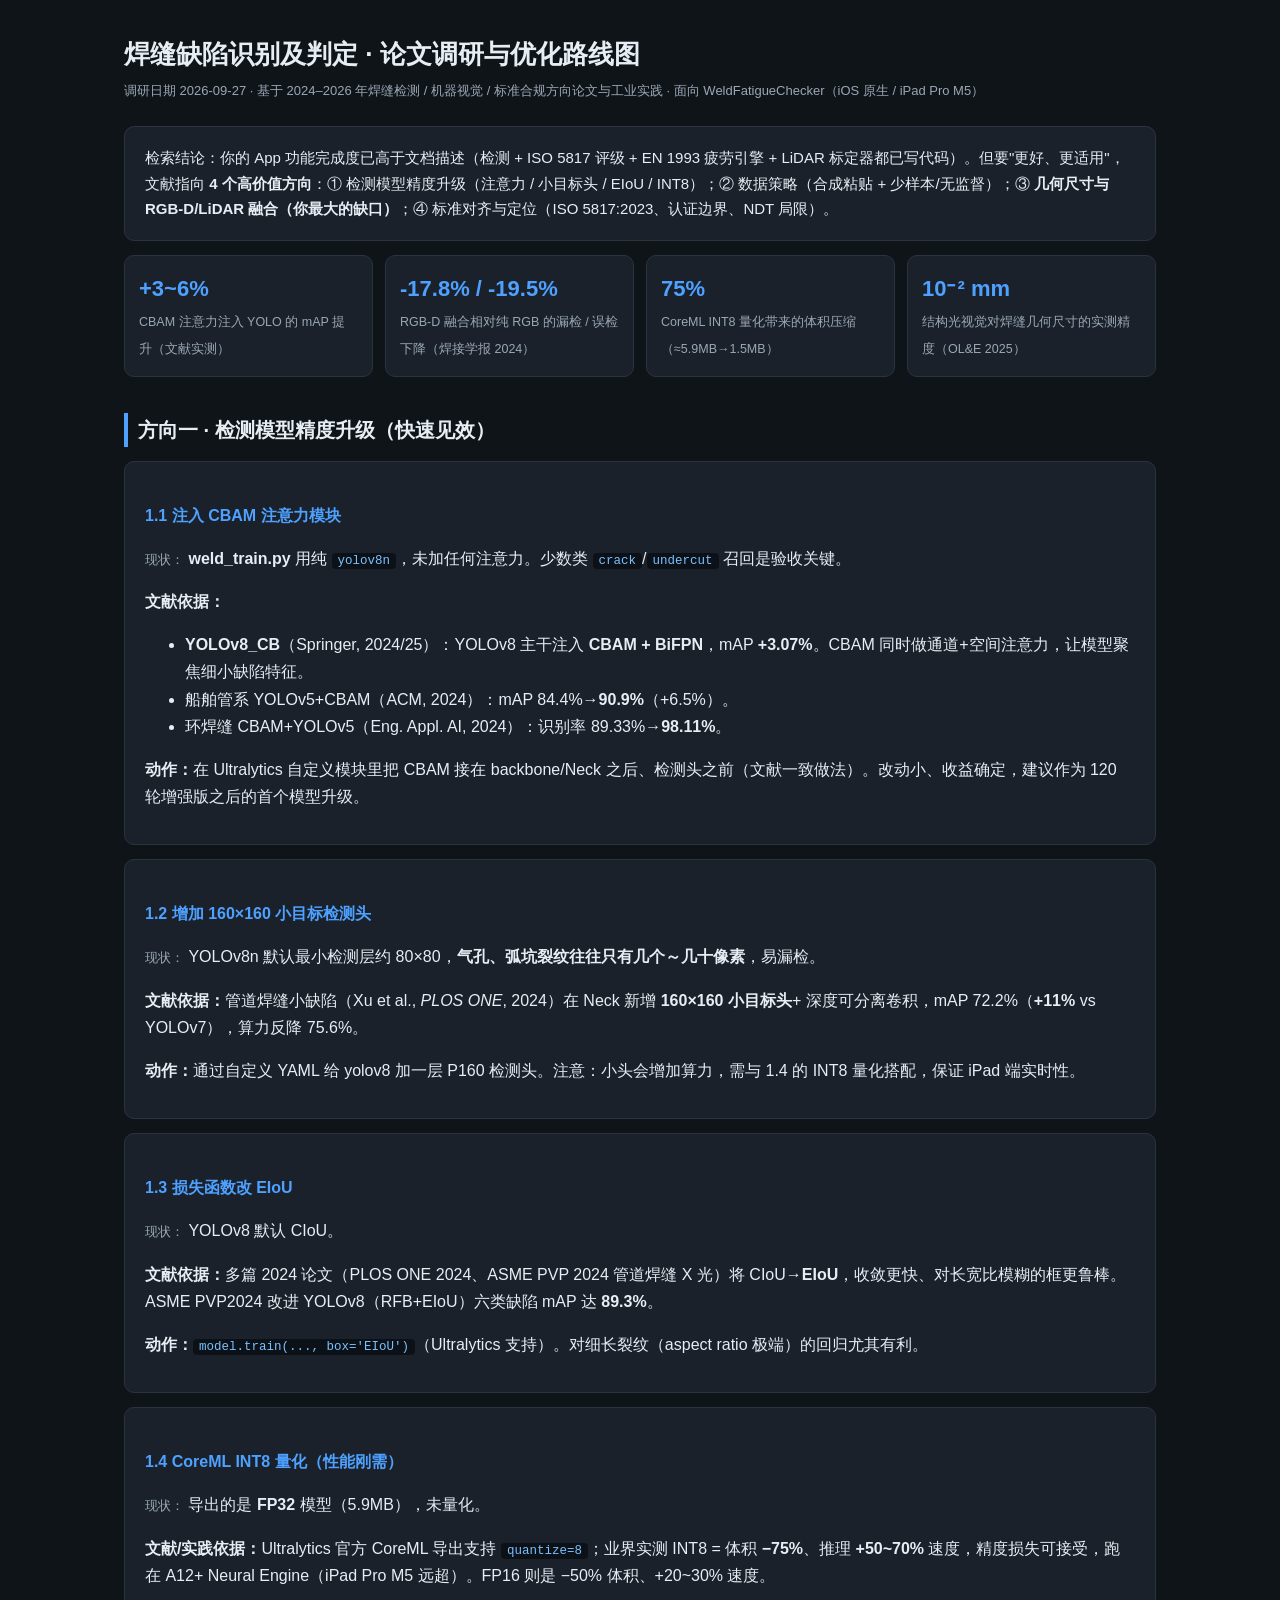
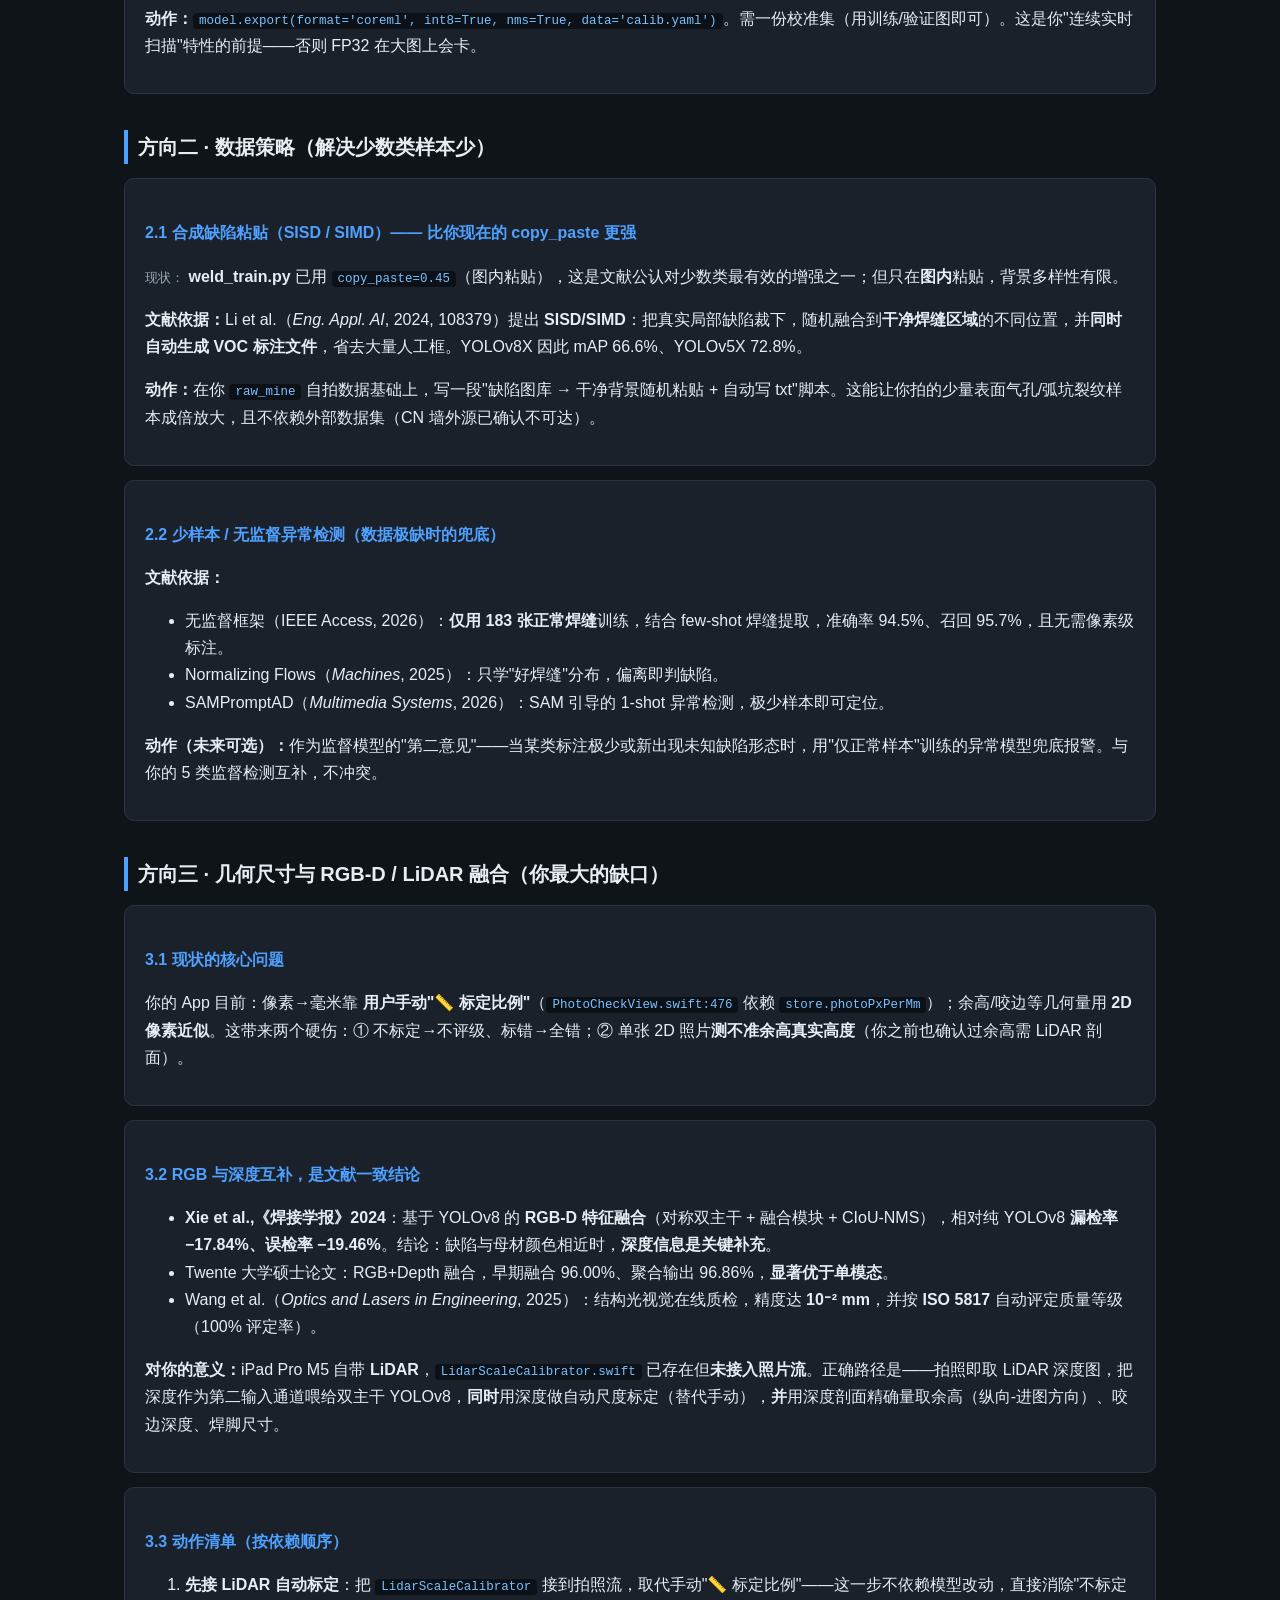
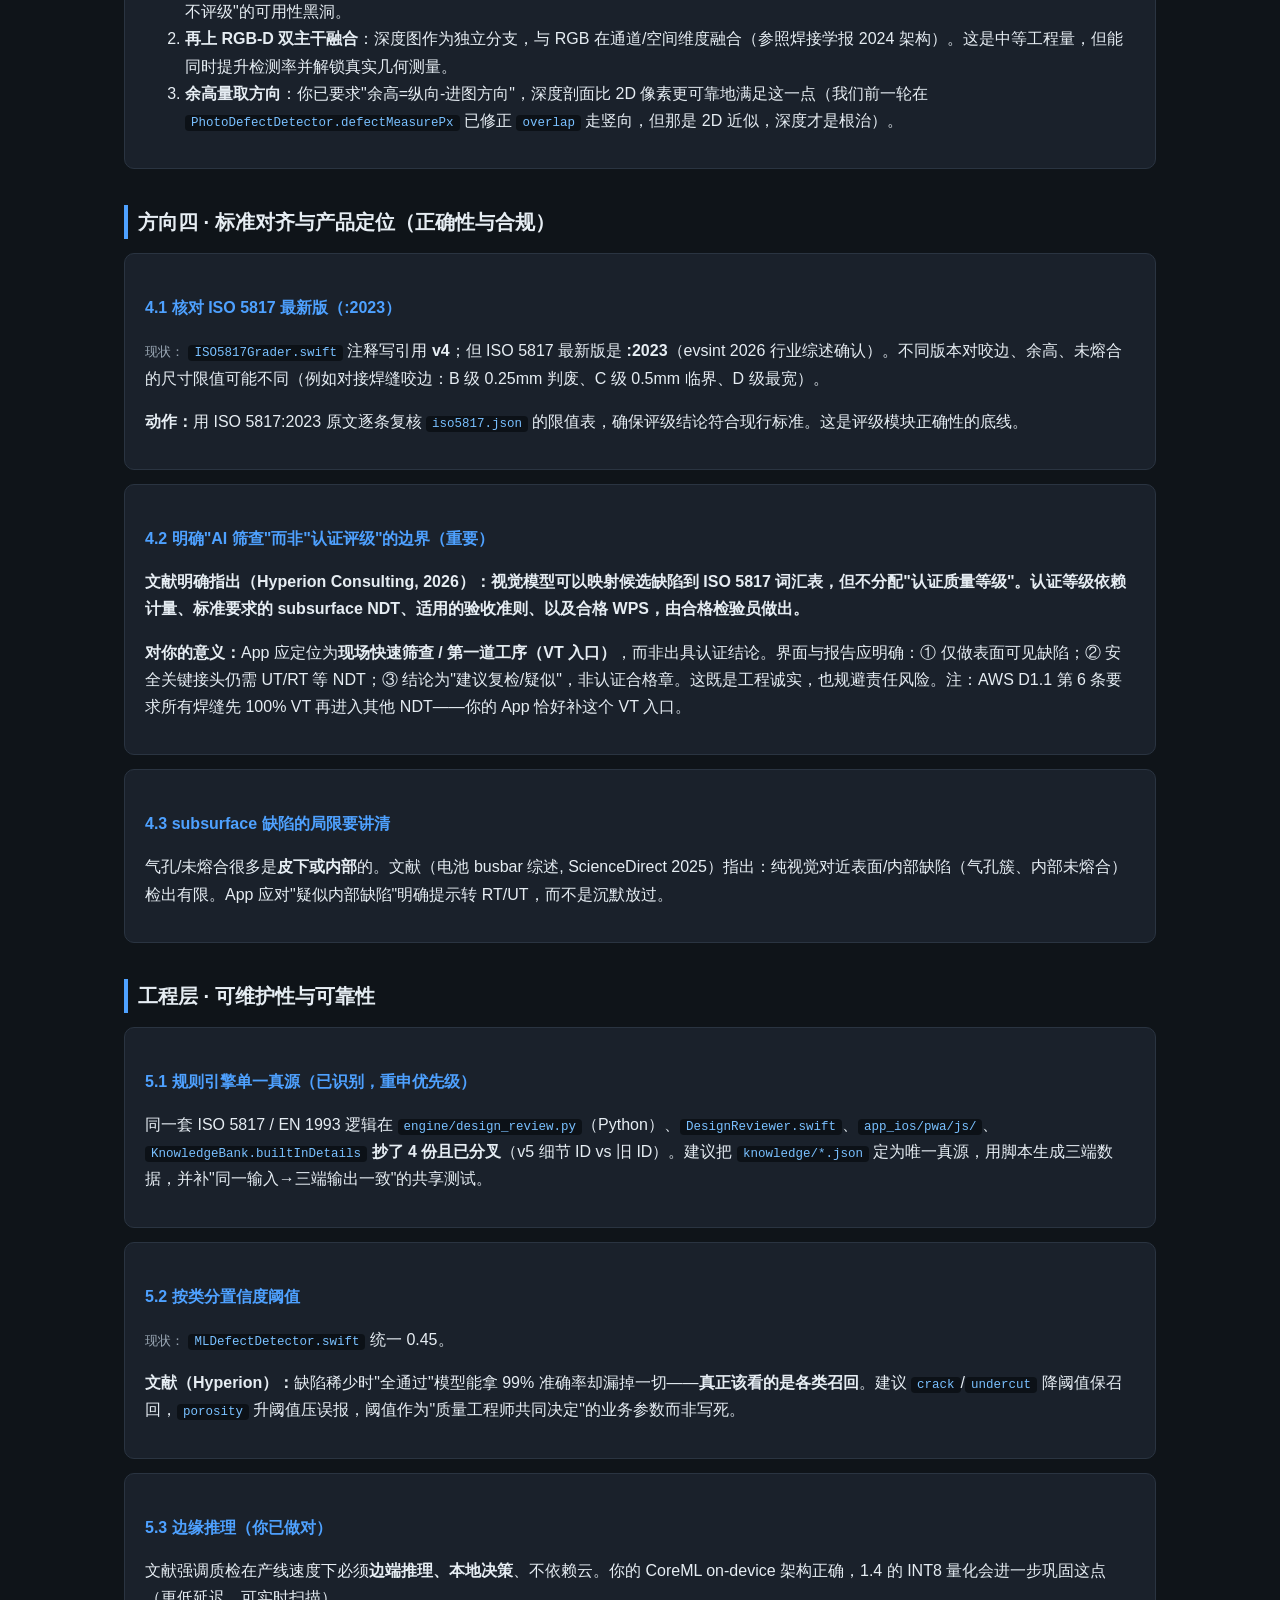
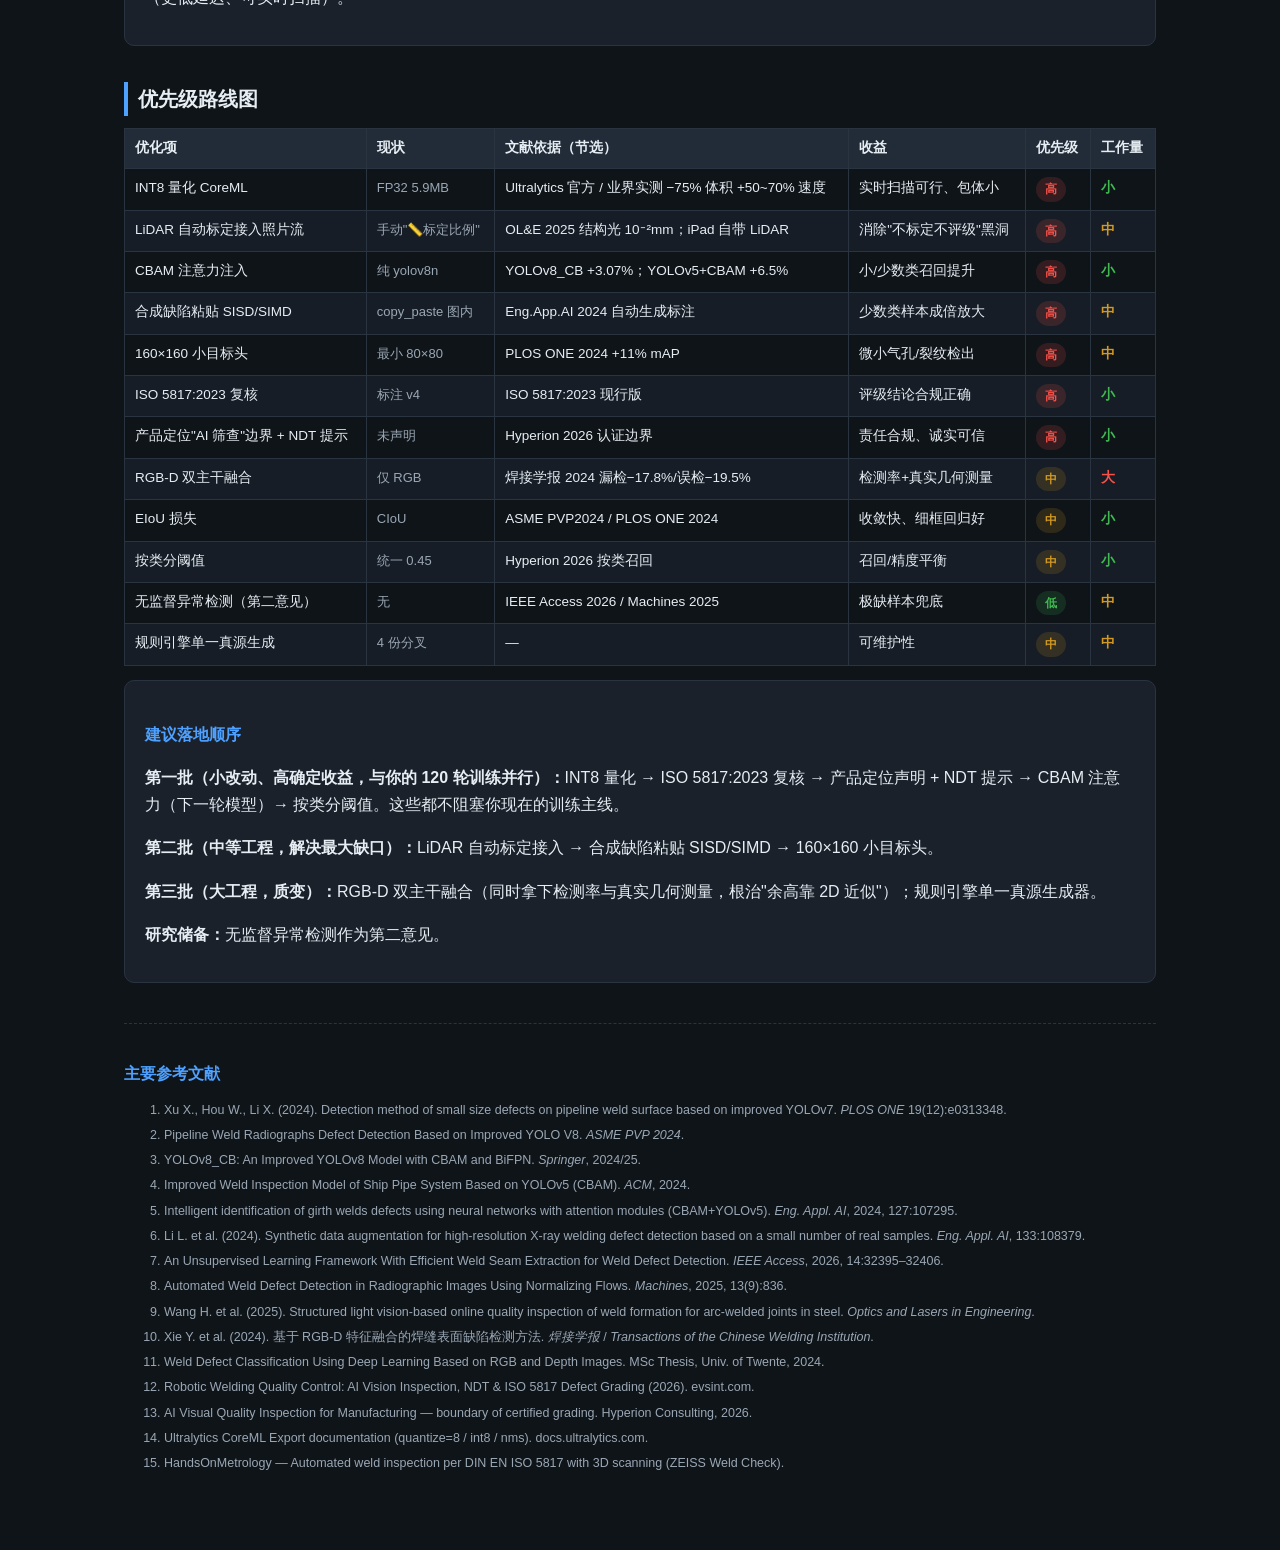
<file: 焊缝缺陷识别_论文调研与优化路线图.html>
<!DOCTYPE html>
<html lang="zh-CN">
<head>
<meta charset="UTF-8">
<title>焊缝缺陷识别及判定 · 论文调研与优化路线图</title>
<style>
  :root{
    --bg:#0f1419; --card:#1a212b; --ink:#e6edf3; --sub:#9aa7b4;
    --line:#2a3441; --accent:#4ea1ff; --green:#3fb950; --amber:#d29922; --red:#f85149;
  }
  *{box-sizing:border-box}
  body{margin:0;background:var(--bg);color:var(--ink);font-family:-apple-system,"PingFang SC","Microsoft YaHei",Segoe UI,sans-serif;line-height:1.7}
  .wrap{max-width:1080px;margin:0 auto;padding:32px 24px 64px}
  h1{font-size:26px;margin:0 0 4px}
  .meta{color:var(--sub);font-size:13px;margin-bottom:24px}
  h2{font-size:20px;margin:36px 0 12px;padding-left:10px;border-left:4px solid var(--accent)}
  h3{font-size:16px;margin:22px 0 8px;color:var(--accent)}
  .card{background:var(--card);border:1px solid var(--line);border-radius:10px;padding:18px 20px;margin:14px 0}
  .lead{font-size:15px;color:var(--ink)}
  table{width:100%;border-collapse:collapse;margin:12px 0;font-size:13.5px}
  th,td{border:1px solid var(--line);padding:8px 10px;text-align:left;vertical-align:top}
  th{background:#222c38;color:var(--ink)}
  tr:nth-child(even) td{background:#161d26}
  .tag{display:inline-block;padding:2px 9px;border-radius:20px;font-size:12px;font-weight:600}
  .p-high{background:rgba(248,81,73,.16);color:var(--red)}
  .p-mid{background:rgba(210,153,34,.16);color:var(--amber)}
  .p-low{background:rgba(63,185,80,.16);color:var(--green)}
  .e-big{color:var(--red);font-weight:600}
  .e-mid{color:var(--amber);font-weight:600}
  .e-sml{color:var(--green);font-weight:600}
  code{background:#0c1117;padding:1px 6px;border-radius:4px;font-size:12.5px;color:#79c0ff}
  .ref{font-size:12.5px;color:var(--sub);border-top:1px dashed var(--line);margin-top:40px;padding-top:14px}
  .ref li{margin:4px 0}
  .kpi{display:flex;gap:12px;flex-wrap:wrap;margin:14px 0}
  .kpi div{flex:1;min-width:160px;background:var(--card);border:1px solid var(--line);border-radius:10px;padding:14px}
  .kpi b{font-size:22px;color:var(--accent);display:block}
  .kpi span{font-size:12.5px;color:var(--sub)}
  .now{color:var(--sub);font-size:13px}
  .now b{color:var(--ink)}
</style>
</head>
<body>
<div class="wrap">
<h1>焊缝缺陷识别及判定 · 论文调研与优化路线图</h1>
<div class="meta">调研日期 2026-09-27 · 基于 2024–2026 年焊缝检测 / 机器视觉 / 标准合规方向论文与工业实践 · 面向 WeldFatigueChecker（iOS 原生 / iPad Pro M5）</div>

<div class="card">
<div class="lead">检索结论：你的 App 功能完成度已高于文档描述（检测 + ISO 5817 评级 + EN 1993 疲劳引擎 + LiDAR 标定器都已写代码）。但要"更好、更适用"，文献指向 <b>4 个高价值方向</b>：① 检测模型精度升级（注意力 / 小目标头 / EIoU / INT8）；② 数据策略（合成粘贴 + 少样本/无监督）；③ <b>几何尺寸与 RGB-D/LiDAR 融合（你最大的缺口）</b>；④ 标准对齐与定位（ISO 5817:2023、认证边界、NDT 局限）。</div>
</div>

<div class="kpi">
  <div><b>+3~6%</b><span>CBAM 注意力注入 YOLO 的 mAP 提升（文献实测）</span></div>
  <div><b>-17.8% / -19.5%</b><span>RGB-D 融合相对纯 RGB 的漏检 / 误检下降（焊接学报 2024）</span></div>
  <div><b>75%</b><span>CoreML INT8 量化带来的体积压缩（≈5.9MB→1.5MB）</span></div>
  <div><b>10⁻² mm</b><span>结构光视觉对焊缝几何尺寸的实测精度（OL&E 2025）</span></div>
</div>

<!-- ============ 方向一 ============ -->
<h2>方向一 · 检测模型精度升级（快速见效）</h2>
<div class="card">
<h3>1.1 注入 CBAM 注意力模块</h3>
<p><span class="now">现状：</span> <b>weld_train.py</b> 用纯 <code>yolov8n</code>，未加任何注意力。少数类 <code>crack</code>/<code>undercut</code> 召回是验收关键。</p>
<p><b>文献依据：</b></p>
<ul>
<li><b>YOLOv8_CB</b>（Springer, 2024/25）：YOLOv8 主干注入 <b>CBAM + BiFPN</b>，mAP <b>+3.07%</b>。CBAM 同时做通道+空间注意力，让模型聚焦细小缺陷特征。</li>
<li>船舶管系 YOLOv5+CBAM（ACM, 2024）：mAP 84.4%→<b>90.9%</b>（+6.5%）。</li>
<li>环焊缝 CBAM+YOLOv5（Eng. Appl. AI, 2024）：识别率 89.33%→<b>98.11%</b>。</li>
</ul>
<p><b>动作：</b>在 Ultralytics 自定义模块里把 CBAM 接在 backbone/Neck 之后、检测头之前（文献一致做法）。改动小、收益确定，建议作为 120 轮增强版之后的首个模型升级。</p>
</div>

<div class="card">
<h3>1.2 增加 160×160 小目标检测头</h3>
<p><span class="now">现状：</span> YOLOv8n 默认最小检测层约 80×80，<b>气孔、弧坑裂纹往往只有几个～几十像素</b>，易漏检。</p>
<p><b>文献依据：</b>管道焊缝小缺陷（Xu et al., <i>PLOS ONE</i>, 2024）在 Neck 新增 <b>160×160 小目标头</b>+ 深度可分离卷积，mAP 72.2%（<b>+11%</b> vs YOLOv7），算力反降 75.6%。</p>
<p><b>动作：</b>通过自定义 YAML 给 yolov8 加一层 P160 检测头。注意：小头会增加算力，需与 1.4 的 INT8 量化搭配，保证 iPad 端实时性。</p>
</div>

<div class="card">
<h3>1.3 损失函数改 EIoU</h3>
<p><span class="now">现状：</span> YOLOv8 默认 CIoU。</p>
<p><b>文献依据：</b>多篇 2024 论文（PLOS ONE 2024、ASME PVP 2024 管道焊缝 X 光）将 CIoU→<b>EIoU</b>，收敛更快、对长宽比模糊的框更鲁棒。ASME PVP2024 改进 YOLOv8（RFB+EIoU）六类缺陷 mAP 达 <b>89.3%</b>。</p>
<p><b>动作：</b><code>model.train(..., box='EIoU')</code>（Ultralytics 支持）。对细长裂纹（aspect ratio 极端）的回归尤其有利。</p>
</div>

<div class="card">
<h3>1.4 CoreML INT8 量化（性能刚需）</h3>
<p><span class="now">现状：</span> 导出的是 <b>FP32</b> 模型（5.9MB），未量化。</p>
<p><b>文献/实践依据：</b>Ultralytics 官方 CoreML 导出支持 <code>quantize=8</code>；业界实测 INT8 = 体积 <b>−75%</b>、推理 <b>+50~70%</b> 速度，精度损失可接受，跑在 A12+ Neural Engine（iPad Pro M5 远超）。FP16 则是 −50% 体积、+20~30% 速度。</p>
<p><b>动作：</b><code>model.export(format='coreml', int8=True, nms=True, data='calib.yaml')</code>。需一份校准集（用训练/验证图即可）。这是你"连续实时扫描"特性的前提——否则 FP32 在大图上会卡。</p>
</div>

<!-- ============ 方向二 ============ -->
<h2>方向二 · 数据策略（解决少数类样本少）</h2>
<div class="card">
<h3>2.1 合成缺陷粘贴（SISD / SIMD）—— 比你现在的 copy_paste 更强</h3>
<p><span class="now">现状：</span> <b>weld_train.py</b> 已用 <code>copy_paste=0.45</code>（图内粘贴），这是文献公认对少数类最有效的增强之一；但只在<b>图内</b>粘贴，背景多样性有限。</p>
<p><b>文献依据：</b>Li et al.（<i>Eng. Appl. AI</i>, 2024, 108379）提出 <b>SISD/SIMD</b>：把真实局部缺陷裁下，随机融合到<b>干净焊缝区域</b>的不同位置，并<b>同时自动生成 VOC 标注文件</b>，省去大量人工框。YOLOv8X 因此 mAP 66.6%、YOLOv5X 72.8%。</p>
<p><b>动作：</b>在你 <code>raw_mine</code> 自拍数据基础上，写一段"缺陷图库 → 干净背景随机粘贴 + 自动写 txt"脚本。这能让你拍的少量表面气孔/弧坑裂纹样本成倍放大，且不依赖外部数据集（CN 墙外源已确认不可达）。</p>
</div>

<div class="card">
<h3>2.2 少样本 / 无监督异常检测（数据极缺时的兜底）</h3>
<p><b>文献依据：</b></p>
<ul>
<li>无监督框架（IEEE Access, 2026）：<b>仅用 183 张正常焊缝</b>训练，结合 few-shot 焊缝提取，准确率 94.5%、召回 95.7%，且无需像素级标注。</li>
<li>Normalizing Flows（<i>Machines</i>, 2025）：只学"好焊缝"分布，偏离即判缺陷。</li>
<li>SAMPromptAD（<i>Multimedia Systems</i>, 2026）：SAM 引导的 1-shot 异常检测，极少样本即可定位。</li>
</ul>
<p><b>动作（未来可选）：</b>作为监督模型的"第二意见"——当某类标注极少或新出现未知缺陷形态时，用"仅正常样本"训练的异常模型兜底报警。与你的 5 类监督检测互补，不冲突。</p>
</div>

<!-- ============ 方向三 ============ -->
<h2>方向三 · 几何尺寸与 RGB-D / LiDAR 融合（你最大的缺口）</h2>
<div class="card">
<h3>3.1 现状的核心问题</h3>
<p>你的 App 目前：像素→毫米靠 <b>用户手动"📏 标定比例"</b>（<code>PhotoCheckView.swift:476</code> 依赖 <code>store.photoPxPerMm</code>）；余高/咬边等几何量用 <b>2D 像素近似</b>。这带来两个硬伤：① 不标定→不评级、标错→全错；② 单张 2D 照片<b>测不准余高真实高度</b>（你之前也确认过余高需 LiDAR 剖面）。</p>
</div>

<div class="card">
<h3>3.2 RGB 与深度互补，是文献一致结论</h3>
<ul>
<li><b>Xie et al.,《焊接学报》2024</b>：基于 YOLOv8 的 <b>RGB-D 特征融合</b>（对称双主干 + 融合模块 + CIoU-NMS），相对纯 YOLOv8 <b>漏检率 −17.84%、误检率 −19.46%</b>。结论：缺陷与母材颜色相近时，<b>深度信息是关键补充</b>。</li>
<li>Twente 大学硕士论文：RGB+Depth 融合，早期融合 96.00%、聚合输出 96.86%，<b>显著优于单模态</b>。</li>
<li>Wang et al.（<i>Optics and Lasers in Engineering</i>, 2025）：结构光视觉在线质检，精度达 <b>10⁻² mm</b>，并按 <b>ISO 5817</b> 自动评定质量等级（100% 评定率）。</li>
</ul>
<p><b>对你的意义：</b>iPad Pro M5 自带 <b>LiDAR</b>，<code>LidarScaleCalibrator.swift</code> 已存在但<b>未接入照片流</b>。正确路径是——拍照即取 LiDAR 深度图，把深度作为第二输入通道喂给双主干 YOLOv8，<b>同时</b>用深度做自动尺度标定（替代手动），<b>并</b>用深度剖面精确量取余高（纵向-进图方向）、咬边深度、焊脚尺寸。</p>
</div>

<div class="card">
<h3>3.3 动作清单（按依赖顺序）</h3>
<ol>
<li><b>先接 LiDAR 自动标定</b>：把 <code>LidarScaleCalibrator</code> 接到拍照流，取代手动"📏 标定比例"——这一步不依赖模型改动，直接消除"不标定不评级"的可用性黑洞。</li>
<li><b>再上 RGB-D 双主干融合</b>：深度图作为独立分支，与 RGB 在通道/空间维度融合（参照焊接学报 2024 架构）。这是中等工程量，但能同时提升检测率并解锁真实几何测量。</li>
<li><b>余高量取方向</b>：你已要求"余高=纵向-进图方向"，深度剖面比 2D 像素更可靠地满足这一点（我们前一轮在 <code>PhotoDefectDetector.defectMeasurePx</code> 已修正 <code>overlap</code> 走竖向，但那是 2D 近似，深度才是根治）。</li>
</ol>
</div>

<!-- ============ 方向四 ============ -->
<h2>方向四 · 标准对齐与产品定位（正确性与合规）</h2>
<div class="card">
<h3>4.1 核对 ISO 5817 最新版（:2023）</h3>
<p><span class="now">现状：</span> <code>ISO5817Grader.swift</code> 注释写引用 <b>v4</b>；但 ISO 5817 最新版是 <b>:2023</b>（evsint 2026 行业综述确认）。不同版本对咬边、余高、未熔合的尺寸限值可能不同（例如对接焊缝咬边：B 级 0.25mm 判废、C 级 0.5mm 临界、D 级最宽）。</p>
<p><b>动作：</b>用 ISO 5817:2023 原文逐条复核 <code>iso5817.json</code> 的限值表，确保评级结论符合现行标准。这是评级模块正确性的底线。</p>
</div>

<div class="card">
<h3>4.2 明确"AI 筛查"而非"认证评级"的边界（重要）</h3>
<p><b>文献明确指出（Hyperion Consulting, 2026）：视觉模型可以映射候选缺陷到 ISO 5817 词汇表，但<b>不分配"认证质量等级"</b>。认证等级依赖计量、标准要求的 subsurface NDT、适用的验收准则、以及合格 WPS，由<b>合格检验员</b>做出。</b></p>
<p><b>对你的意义：</b>App 应定位为<b>现场快速筛查 / 第一道工序（VT 入口）</b>，而非出具认证结论。界面与报告应明确：① 仅做表面可见缺陷；② 安全关键接头仍需 UT/RT 等 NDT；③ 结论为"建议复检/疑似"，非认证合格章。这既是工程诚实，也规避责任风险。注：AWS D1.1 第 6 条要求所有焊缝先 100% VT 再进入其他 NDT——你的 App 恰好补这个 VT 入口。</p>
</div>

<div class="card">
<h3>4.3  subsurface 缺陷的局限要讲清</h3>
<p>气孔/未熔合很多是<b>皮下或内部</b>的。文献（电池 busbar 综述, ScienceDirect 2025）指出：纯视觉对近表面/内部缺陷（气孔簇、内部未熔合）检出有限。App 应对"疑似内部缺陷"明确提示转 RT/UT，而不是沉默放过。</p>
</div>

<!-- ============ 工程层 ============ -->
<h2>工程层 · 可维护性与可靠性</h2>
<div class="card">
<h3>5.1 规则引擎单一真源（已识别，重申优先级）</h3>
<p>同一套 ISO 5817 / EN 1993 逻辑在 <code>engine/design_review.py</code>（Python）、<code>DesignReviewer.swift</code>、<code>app_ios/pwa/js/</code>、<code>KnowledgeBank.builtInDetails</code> <b>抄了 4 份且已分叉</b>（v5 细节 ID vs 旧 ID）。建议把 <code>knowledge/*.json</code> 定为唯一真源，用脚本生成三端数据，并补"同一输入→三端输出一致"的共享测试。</p>
</div>
<div class="card">
<h3>5.2 按类分置信度阈值</h3>
<p><span class="now">现状：</span> <code>MLDefectDetector.swift</code> 统一 0.45。</p>
<p><b>文献（Hyperion）：</b>缺陷稀少时"全通过"模型能拿 99% 准确率却漏掉一切——<b>真正该看的是各类召回</b>。建议 <code>crack</code>/<code>undercut</code> 降阈值保召回，<code>porosity</code> 升阈值压误报，阈值作为"质量工程师共同决定"的业务参数而非写死。</p>
</div>
<div class="card">
<h3>5.3 边缘推理（你已做对）</h3>
<p>文献强调质检在产线速度下必须<b>边端推理、本地决策</b>、不依赖云。你的 CoreML on-device 架构正确，1.4 的 INT8 量化会进一步巩固这点（更低延迟、可实时扫描）。</p>
</div>

<!-- ============ 路线图 ============ -->
<h2>优先级路线图</h2>
<table>
<thead><tr><th>优化项</th><th>现状</th><th>文献依据（节选）</th><th>收益</th><th>优先级</th><th>工作量</th></tr></thead>
<tbody>
<tr><td>INT8 量化 CoreML</td><td class="now">FP32 5.9MB</td><td>Ultralytics 官方 / 业界实测 −75% 体积 +50~70% 速度</td><td>实时扫描可行、包体小</td><td><span class="tag p-high">高</span></td><td><span class="e-sml">小</span></td></tr>
<tr><td>LiDAR 自动标定接入照片流</td><td class="now">手动"📏标定比例"</td><td>OL&E 2025 结构光 10⁻²mm；iPad 自带 LiDAR</td><td>消除"不标定不评级"黑洞</td><td><span class="tag p-high">高</span></td><td><span class="e-mid">中</span></td></tr>
<tr><td>CBAM 注意力注入</td><td class="now">纯 yolov8n</td><td>YOLOv8_CB +3.07%；YOLOv5+CBAM +6.5%</td><td>小/少数类召回提升</td><td><span class="tag p-high">高</span></td><td><span class="e-sml">小</span></td></tr>
<tr><td>合成缺陷粘贴 SISD/SIMD</td><td class="now">copy_paste 图内</td><td>Eng.App.AI 2024 自动生成标注</td><td>少数类样本成倍放大</td><td><span class="tag p-high">高</span></td><td><span class="e-mid">中</span></td></tr>
<tr><td>160×160 小目标头</td><td class="now">最小 80×80</td><td>PLOS ONE 2024 +11% mAP</td><td>微小气孔/裂纹检出</td><td><span class="tag p-high">高</span></td><td><span class="e-mid">中</span></td></tr>
<tr><td>ISO 5817:2023 复核</td><td class="now">标注 v4</td><td>ISO 5817:2023 现行版</td><td>评级结论合规正确</td><td><span class="tag p-high">高</span></td><td><span class="e-sml">小</span></td></tr>
<tr><td>产品定位"AI 筛查"边界 + NDT 提示</td><td class="now">未声明</td><td>Hyperion 2026 认证边界</td><td>责任合规、诚实可信</td><td><span class="tag p-high">高</span></td><td><span class="e-sml">小</span></td></tr>
<tr><td>RGB-D 双主干融合</td><td class="now">仅 RGB</td><td>焊接学报 2024 漏检−17.8%/误检−19.5%</td><td>检测率+真实几何测量</td><td><span class="tag p-mid">中</span></td><td><span class="e-big">大</span></td></tr>
<tr><td>EIoU 损失</td><td class="now">CIoU</td><td>ASME PVP2024 / PLOS ONE 2024</td><td>收敛快、细框回归好</td><td><span class="tag p-mid">中</span></td><td><span class="e-sml">小</span></td></tr>
<tr><td>按类分阈值</td><td class="now">统一 0.45</td><td>Hyperion 2026 按类召回</td><td>召回/精度平衡</td><td><span class="tag p-mid">中</span></td><td><span class="e-sml">小</span></td></tr>
<tr><td>无监督异常检测（第二意见）</td><td class="now">无</td><td>IEEE Access 2026 / Machines 2025</td><td>极缺样本兜底</td><td><span class="tag p-low">低</span></td><td><span class="e-mid">中</span></td></tr>
<tr><td>规则引擎单一真源生成</td><td class="now">4 份分叉</td><td>—</td><td>可维护性</td><td><span class="tag p-mid">中</span></td><td><span class="e-mid">中</span></td></tr>
</tbody>
</table>

<div class="card">
<h3>建议落地顺序</h3>
<p><b>第一批（小改动、高确定收益，与你的 120 轮训练并行）：</b>INT8 量化 → ISO 5817:2023 复核 → 产品定位声明 + NDT 提示 → CBAM 注意力（下一轮模型）→ 按类分阈值。这些都不阻塞你现在的训练主线。</p>
<p><b>第二批（中等工程，解决最大缺口）：</b>LiDAR 自动标定接入 → 合成缺陷粘贴 SISD/SIMD → 160×160 小目标头。</p>
<p><b>第三批（大工程，质变）：</b>RGB-D 双主干融合（同时拿下检测率与真实几何测量，根治"余高靠 2D 近似"）；规则引擎单一真源生成器。</p>
<p><b>研究储备：</b>无监督异常检测作为第二意见。</p>
</div>

<div class="ref">
<h3>主要参考文献</h3>
<ol>
<li>Xu X., Hou W., Li X. (2024). Detection method of small size defects on pipeline weld surface based on improved YOLOv7. <i>PLOS ONE</i> 19(12):e0313348.</li>
<li>Pipeline Weld Radiographs Defect Detection Based on Improved YOLO V8. <i>ASME PVP 2024</i>.</li>
<li>YOLOv8_CB: An Improved YOLOv8 Model with CBAM and BiFPN. <i>Springer</i>, 2024/25.</li>
<li>Improved Weld Inspection Model of Ship Pipe System Based on YOLOv5 (CBAM). <i>ACM</i>, 2024.</li>
<li>Intelligent identification of girth welds defects using neural networks with attention modules (CBAM+YOLOv5). <i>Eng. Appl. AI</i>, 2024, 127:107295.</li>
<li>Li L. et al. (2024). Synthetic data augmentation for high-resolution X-ray welding defect detection based on a small number of real samples. <i>Eng. Appl. AI</i>, 133:108379.</li>
<li>An Unsupervised Learning Framework With Efficient Weld Seam Extraction for Weld Defect Detection. <i>IEEE Access</i>, 2026, 14:32395–32406.</li>
<li>Automated Weld Defect Detection in Radiographic Images Using Normalizing Flows. <i>Machines</i>, 2025, 13(9):836.</li>
<li>Wang H. et al. (2025). Structured light vision-based online quality inspection of weld formation for arc-welded joints in steel. <i>Optics and Lasers in Engineering</i>.</li>
<li>Xie Y. et al. (2024). 基于 RGB-D 特征融合的焊缝表面缺陷检测方法. <i>焊接学报</i> / <i>Transactions of the Chinese Welding Institution</i>.</li>
<li>Weld Defect Classification Using Deep Learning Based on RGB and Depth Images. MSc Thesis, Univ. of Twente, 2024.</li>
<li>Robotic Welding Quality Control: AI Vision Inspection, NDT & ISO 5817 Defect Grading (2026). evsint.com.</li>
<li>AI Visual Quality Inspection for Manufacturing — boundary of certified grading. Hyperion Consulting, 2026.</li>
<li>Ultralytics CoreML Export documentation (quantize=8 / int8 / nms). docs.ultralytics.com.</li>
<li>HandsOnMetrology — Automated weld inspection per DIN EN ISO 5817 with 3D scanning (ZEISS Weld Check).</li>
</ol>
</div>

</div>
</body>
</html>
</file>
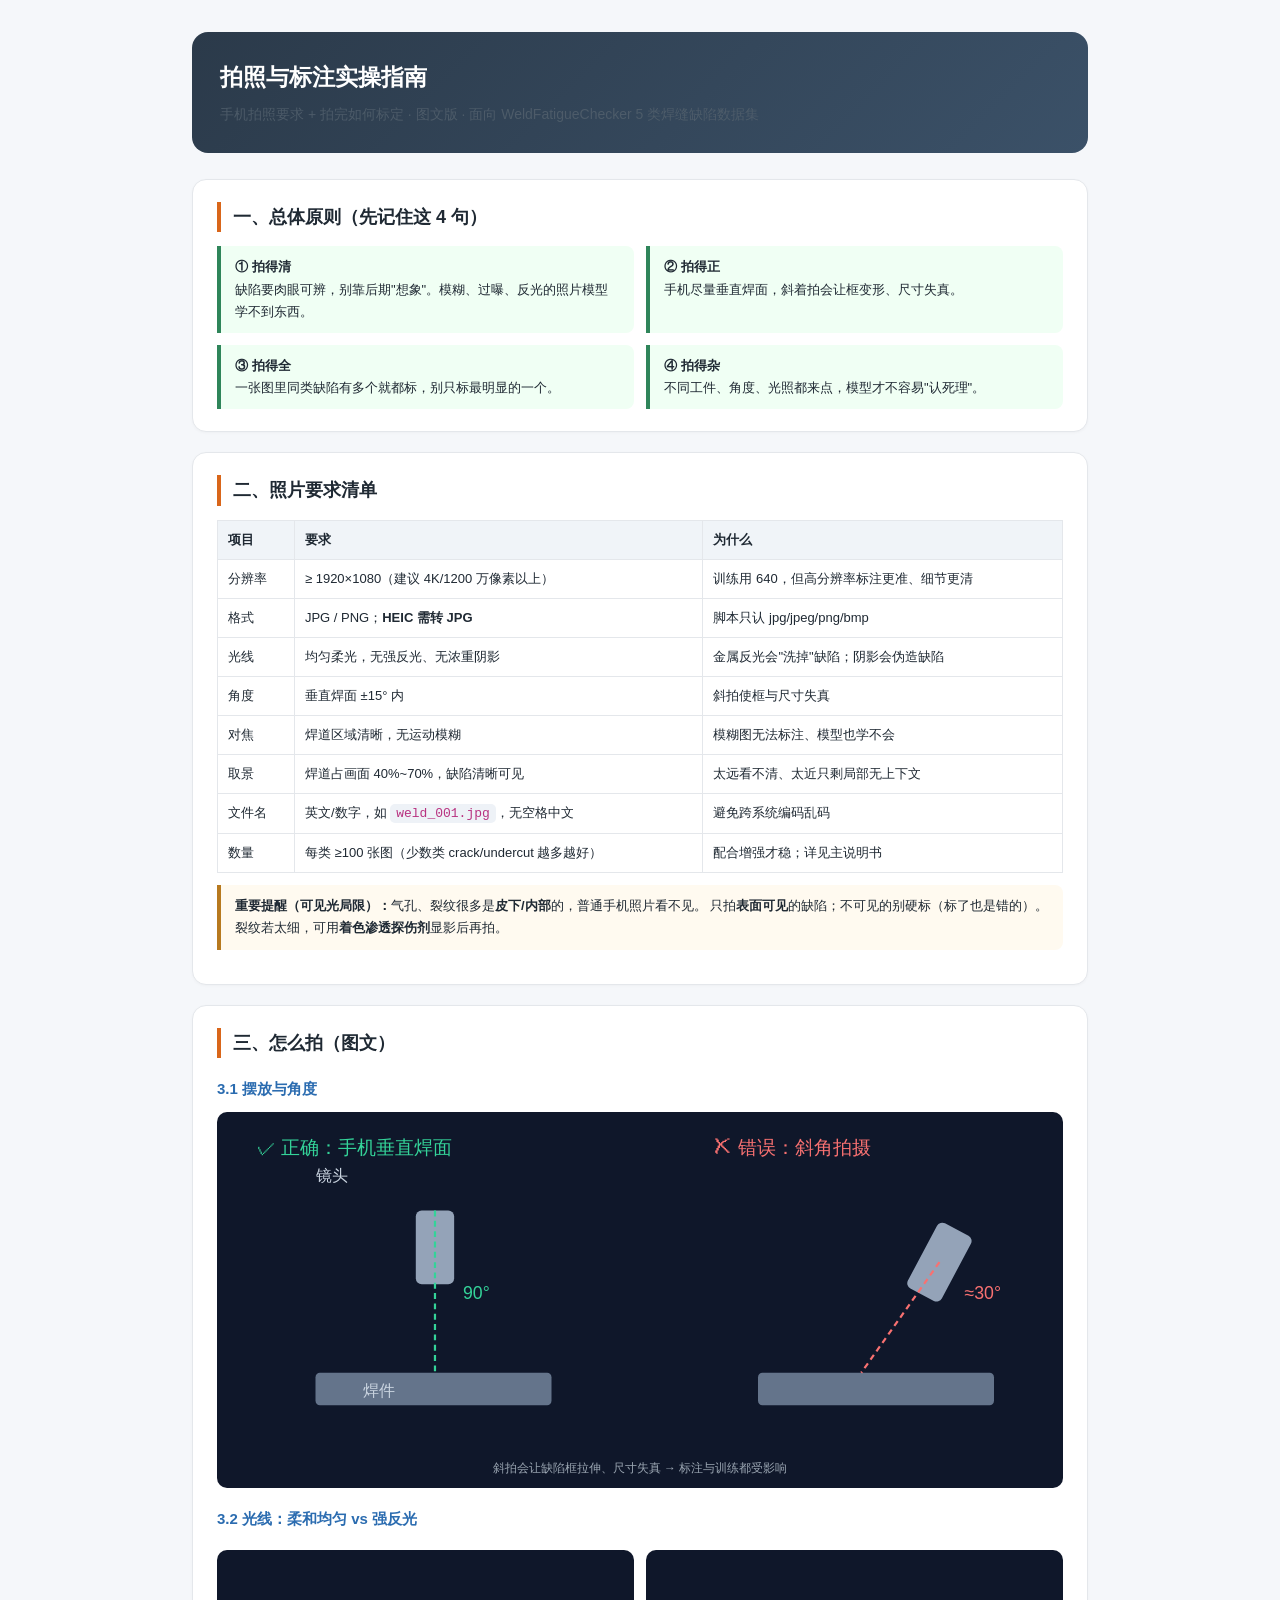
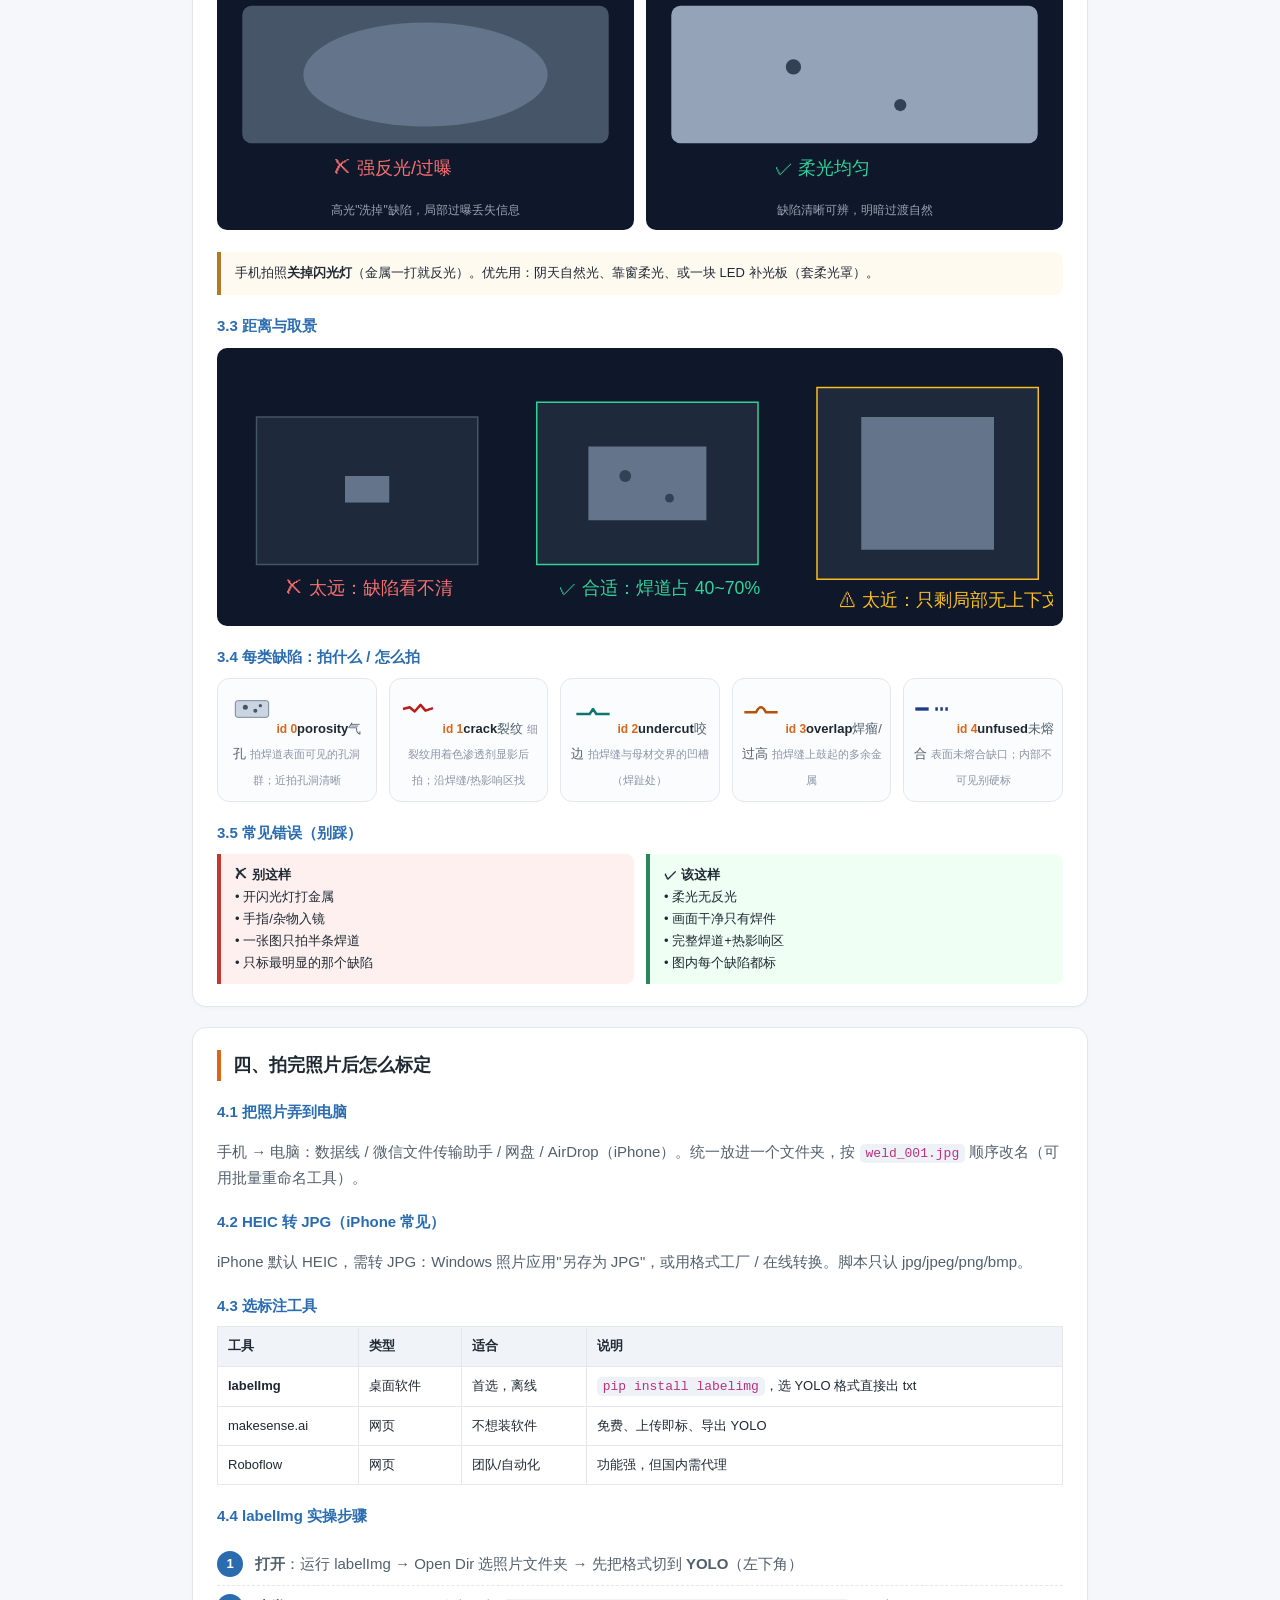
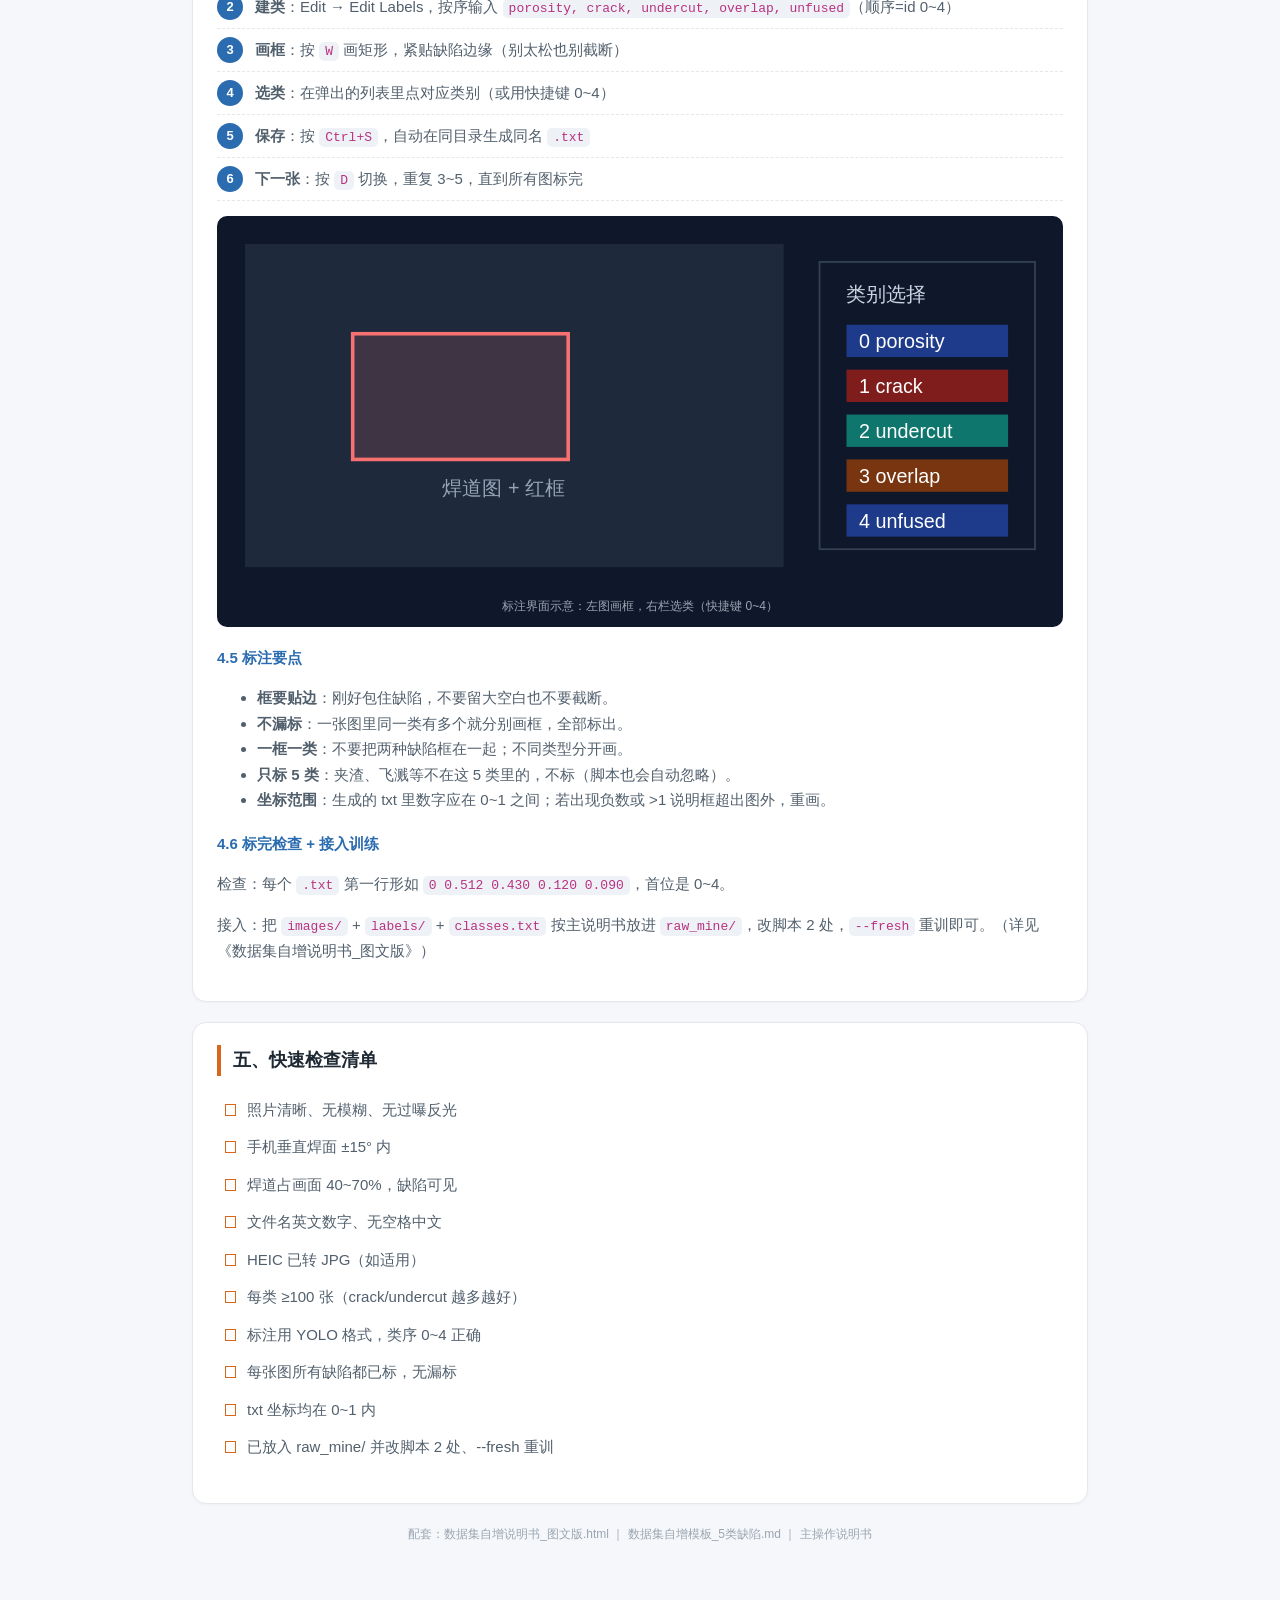
<file: ml/拍照与标注实操指南_图文版.html>
<!DOCTYPE html>
<html lang="zh-CN">
<head>
<meta charset="UTF-8">
<meta name="viewport" content="width=device-width, initial-scale=1.0">
<title>拍照与标注实操指南（手机拍照 + 标注流程 · 图文版）</title>
<style>
  :root{
    --bg:#f5f7fa; --card:#fff; --ink:#1f2933; --sub:#52606d;
    --line:#e4e7eb; --accent:#d9661a; --accent2:#2b6cb0; --ok:#2f855a; --bad:#c0392b; --warn:#b7791f;
    --chip:#eef2f7;
  }
  *{box-sizing:border-box;}
  body{margin:0;background:var(--bg);color:var(--ink);
    font-family:-apple-system,"Segoe UI","PingFang SC","Microsoft YaHei",sans-serif;line-height:1.7;font-size:15px;}
  .wrap{max-width:940px;margin:0 auto;padding:32px 22px 64px;}
  header{background:linear-gradient(135deg,#2b3a4a,#3b5168);color:#fff;border-radius:16px;padding:26px 28px;margin-bottom:26px;}
  header h1{margin:0 0 6px;font-size:23px;} header p{margin:0;opacity:.85;font-size:14px;}
  section{background:var(--card);border:1px solid var(--line);border-radius:14px;padding:22px 24px;margin-bottom:20px;box-shadow:0 1px 3px rgba(0,0,0,.03);}
  h2{font-size:18px;margin:0 0 14px;padding-left:12px;border-left:4px solid var(--accent);}
  h3{font-size:15px;color:var(--accent2);margin:18px 0 8px;}
  p,li{color:var(--sub);}
  code{background:var(--chip);padding:2px 6px;border-radius:5px;font-size:13px;color:#b83280;font-family:Consolas,monospace;}
  table{border-collapse:collapse;width:100%;font-size:13px;margin-top:8px;}
  table th,table td{border:1px solid var(--line);padding:8px 10px;text-align:left;vertical-align:top;}
  table th{background:#f0f4f8;color:var(--ink);}
  .svgbox{background:#0f172a;border-radius:10px;padding:10px;margin:10px 0;text-align:center;}
  .note{border-left:4px solid var(--warn);background:#fffaf0;padding:10px 14px;border-radius:0 8px 8px 0;font-size:13px;margin:12px 0;}
  .ok{border-left-color:var(--ok);background:#f0fff4;} .bad{border-left-color:var(--bad);background:#fdf0ee;}
  .grid2{display:grid;grid-template-columns:1fr 1fr;gap:12px;}
  .grid3{display:grid;grid-template-columns:repeat(3,1fr);gap:10px;}
  .cap{font-size:12px;color:#9aa5b1;text-align:center;margin-top:4px;}
  .cards{display:grid;grid-template-columns:repeat(auto-fit,minmax(150px,1fr));gap:12px;}
  .cls{border:1px solid var(--line);border-radius:12px;padding:10px 8px;text-align:center;background:#fbfcfe;}
  .cls svg{margin-bottom:4px;} .cls .id{font-weight:700;color:var(--accent);font-size:12px;}
  .cls .en{font-size:13px;color:var(--ink);font-weight:600;} .cls .cn{font-size:13px;color:var(--sub);}
  .cls .tip{font-size:11px;color:#8a94a6;margin-top:3px;text-align:left;}
  ol.steps{counter-reset:s;list-style:none;padding:0;}
  ol.steps li{counter-increment:s;position:relative;padding:8px 0 8px 38px;border-bottom:1px dashed var(--line);}
  ol.steps li::before{content:counter(s);position:absolute;left:0;top:8px;width:26px;height:26px;
    background:var(--accent2);color:#fff;border-radius:50%;text-align:center;line-height:26px;font-size:13px;font-weight:700;}
  .check{list-style:none;padding:0;} .check li{padding:6px 0 6px 30px;position:relative;}
  .check li::before{content:"☐";position:absolute;left:6px;color:var(--accent);font-size:16px;}
  footer{text-align:center;color:#9aa5b1;font-size:12px;margin-top:10px;}
</style>
</head>
<body>
<div class="wrap">

<header>
  <h1>拍照与标注实操指南</h1>
  <p>手机拍照要求 + 拍完如何标定 · 图文版 · 面向 WeldFatigueChecker 5 类焊缝缺陷数据集</p>
</header>

<!-- 1 总体原则 -->
<section>
  <h2>一、总体原则（先记住这 4 句）</h2>
  <div class="grid2">
    <div class="note ok" style="margin:0"><b>① 拍得清</b><br>缺陷要肉眼可辨，别靠后期"想象"。模糊、过曝、反光的照片模型学不到东西。</div>
    <div class="note ok" style="margin:0"><b>② 拍得正</b><br>手机尽量垂直焊面，斜着拍会让框变形、尺寸失真。</div>
    <div class="note ok" style="margin:0"><b>③ 拍得全</b><br>一张图里同类缺陷有多个就都标，别只标最明显的一个。</div>
    <div class="note ok" style="margin:0"><b>④ 拍得杂</b><br>不同工件、角度、光照都来点，模型才不容易"认死理"。</div>
  </div>
</section>

<!-- 2 照片要求 -->
<section>
  <h2>二、照片要求清单</h2>
  <table>
    <tr><th>项目</th><th>要求</th><th>为什么</th></tr>
    <tr><td>分辨率</td><td>≥ 1920×1080（建议 4K/1200 万像素以上）</td><td>训练用 640，但高分辨率标注更准、细节更清</td></tr>
    <tr><td>格式</td><td>JPG / PNG；<b>HEIC 需转 JPG</b></td><td>脚本只认 jpg/jpeg/png/bmp</td></tr>
    <tr><td>光线</td><td>均匀柔光，无强反光、无浓重阴影</td><td>金属反光会"洗掉"缺陷；阴影会伪造缺陷</td></tr>
    <tr><td>角度</td><td>垂直焊面 ±15° 内</td><td>斜拍使框与尺寸失真</td></tr>
    <tr><td>对焦</td><td>焊道区域清晰，无运动模糊</td><td>模糊图无法标注、模型也学不会</td></tr>
    <tr><td>取景</td><td>焊道占画面 40%~70%，缺陷清晰可见</td><td>太远看不清、太近只剩局部无上下文</td></tr>
    <tr><td>文件名</td><td>英文/数字，如 <code>weld_001.jpg</code>，无空格中文</td><td>避免跨系统编码乱码</td></tr>
    <tr><td>数量</td><td>每类 ≥100 张图（少数类 crack/undercut 越多越好）</td><td>配合增强才稳；详见主说明书</td></tr>
  </table>
  <div class="note"><b>重要提醒（可见光局限）：</b>气孔、裂纹很多是<strong>皮下/内部</strong>的，普通手机照片看不见。
  只拍<strong>表面可见</strong>的缺陷；不可见的别硬标（标了也是错的）。裂纹若太细，可用<strong>着色渗透探伤剂</strong>显影后再拍。</div>
</section>

<!-- 3 怎么拍 -->
<section>
  <h2>三、怎么拍（图文）</h2>

  <h3>3.1 摆放与角度</h3>
  <div class="svgbox">
  <svg width="100%" viewBox="0 0 560 220">
    <!-- good -->
    <text x="20" y="22" fill="#34d399" font-size="13">✓ 正确：手机垂直焊面</text>
    <rect x="60" y="170" width="160" height="22" rx="3" fill="#64748b"/>
    <text x="92" y="186" fill="#cbd5e1" font-size="11">焊件</text>
    <rect x="128" y="60" width="26" height="50" rx="4" fill="#94a3b8"/>
    <line x1="141" y1="60" x2="141" y2="170" stroke="#34d399" stroke-width="1.5" stroke-dasharray="4 3"/>
    <text x="160" y="120" fill="#34d399" font-size="12">90°</text>
    <text x="60" y="40" fill="#cbd5e1" font-size="11">镜头</text>
    <!-- bad -->
    <text x="330" y="22" fill="#f87171" font-size="13">✗ 错误：斜角拍摄</text>
    <rect x="360" y="170" width="160" height="22" rx="3" fill="#64748b"/>
    <rect x="470" y="70" width="26" height="50" rx="4" fill="#94a3b8" transform="rotate(28 483 95)"/>
    <line x1="483" y1="95" x2="430" y2="170" stroke="#f87171" stroke-width="1.5" stroke-dasharray="4 3"/>
    <text x="500" y="120" fill="#f87171" font-size="12">≈30°</text>
  </svg>
  <div class="cap">斜拍会让缺陷框拉伸、尺寸失真 → 标注与训练都受影响</div>
  </div>

  <h3>3.2 光线：柔和均匀 vs 强反光</h3>
  <div class="grid2">
    <div class="svgbox">
      <svg width="100%" viewBox="0 0 260 150">
        <rect x="10" y="30" width="240" height="90" rx="6" fill="#475569"/>
        <ellipse cx="130" cy="75" rx="80" ry="34" fill="#64748b"/>
        <text x="70" y="140" fill="#f87171" font-size="12">✗ 强反光/过曝</text>
      </svg>
      <div class="cap">高光"洗掉"缺陷，局部过曝丢失信息</div>
    </div>
    <div class="svgbox">
      <svg width="100%" viewBox="0 0 260 150">
        <rect x="10" y="30" width="240" height="90" rx="6" fill="#94a3b8"/>
        <circle cx="90" cy="70" r="5" fill="#334155"/><circle cx="160" cy="95" r="4" fill="#334155"/>
        <text x="78" y="140" fill="#34d399" font-size="12">✓ 柔光均匀</text>
      </svg>
      <div class="cap">缺陷清晰可辨，明暗过渡自然</div>
    </div>
  </div>
  <div class="note">手机拍照<strong>关掉闪光灯</strong>（金属一打就反光）。优先用：阴天自然光、靠窗柔光、或一块 LED 补光板（套柔光罩）。</div>

  <h3>3.3 距离与取景</h3>
  <div class="svgbox">
  <svg width="100%" viewBox="0 0 560 170">
    <!-- too far -->
    <rect x="20" y="40" width="150" height="100" fill="#1e293b" stroke="#475569"/>
    <rect x="80" y="80" width="30" height="18" fill="#64748b"/>
    <text x="40" y="160" fill="#f87171" font-size="12">✗ 太远：缺陷看不清</text>
    <!-- good -->
    <rect x="210" y="30" width="150" height="110" fill="#1e293b" stroke="#34d399"/>
    <rect x="245" y="60" width="80" height="50" fill="#64748b"/>
    <circle cx="270" cy="80" r="4" fill="#334155"/><circle cx="300" cy="95" r="3" fill="#334155"/>
    <text x="225" y="160" fill="#34d399" font-size="12">✓ 合适：焊道占 40~70%</text>
    <!-- too close -->
    <rect x="400" y="20" width="150" height="130" fill="#1e293b" stroke="#fbbf24"/>
    <rect x="430" y="40" width="90" height="90" fill="#64748b"/>
    <text x="415" y="168" fill="#fbbf24" font-size="12">⚠ 太近：只剩局部无上下文</text>
  </svg>
  </div>

  <h3>3.4 每类缺陷：拍什么 / 怎么拍</h3>
  <div class="cards">
    <div class="cls">
      <svg width="40" height="40" viewBox="0 0 48 48"><rect x="4" y="14" width="40" height="20" rx="3" fill="#cbd5e1" stroke="#64748b"/><circle cx="16" cy="22" r="3" fill="#475569"/><circle cx="28" cy="26" r="2.4" fill="#475569"/><circle cx="34" cy="20" r="2" fill="#475569"/></svg>
      <span class="id">id 0</span><span class="en">porosity</span><span class="cn">气孔</span>
      <span class="tip">拍焊道表面可见的孔洞群；近拍孔洞清晰</span>
    </div>
    <div class="cls">
      <svg width="40" height="40" viewBox="0 0 48 48"><path d="M6 24 L14 22 L20 27 L27 19 L33 26 L42 23" fill="none" stroke="#b91c1c" stroke-width="3" stroke-linejoin="round"/></svg>
      <span class="id">id 1</span><span class="en">crack</span><span class="cn">裂纹</span>
      <span class="tip">细裂纹用着色渗透剂显影后拍；沿焊缝/热影响区找</span>
    </div>
    <div class="cls">
      <svg width="40" height="40" viewBox="0 0 48 48"><path d="M4 30 L20 30 L24 24 L28 30 L44 30" fill="none" stroke="#0f766e" stroke-width="3" stroke-linejoin="round"/></svg>
      <span class="id">id 2</span><span class="en">undercut</span><span class="cn">咬边</span>
      <span class="tip">拍焊缝与母材交界的凹槽（焊趾处）</span>
    </div>
    <div class="cls">
      <svg width="40" height="40" viewBox="0 0 48 48"><path d="M4 28 L18 28 Q24 16 30 28 L44 28" fill="none" stroke="#b45309" stroke-width="3" stroke-linejoin="round"/></svg>
      <span class="id">id 3</span><span class="en">overlap</span><span class="cn">焊瘤/过高</span>
      <span class="tip">拍焊缝上鼓起的多余金属</span>
    </div>
    <div class="cls">
      <svg width="40" height="40" viewBox="0 0 48 48"><line x1="4" y1="24" x2="20" y2="24" stroke="#1e3a8a" stroke-width="4"/><line x1="28" y1="24" x2="44" y2="24" stroke="#1e3a8a" stroke-width="4" stroke-dasharray="3 3"/></svg>
      <span class="id">id 4</span><span class="en">unfused</span><span class="cn">未熔合</span>
      <span class="tip">表面未熔合缺口；内部不可见别硬标</span>
    </div>
  </div>

  <h3>3.5 常见错误（别踩）</h3>
  <div class="grid2">
    <div class="note bad" style="margin:0"><b>✗ 别这样</b><br>• 开闪光灯打金属<br>• 手指/杂物入镜<br>• 一张图只拍半条焊道<br>• 只标最明显的那个缺陷</div>
    <div class="note ok" style="margin:0"><b>✓ 该这样</b><br>• 柔光无反光<br>• 画面干净只有焊件<br>• 完整焊道+热影响区<br>• 图内每个缺陷都标</div>
  </div>
</section>

<!-- 4 拍完怎么标 -->
<section>
  <h2>四、拍完照片后怎么标定</h2>

  <h3>4.1 把照片弄到电脑</h3>
  <p>手机 → 电脑：数据线 / 微信文件传输助手 / 网盘 / AirDrop（iPhone）。统一放进一个文件夹，按 <code>weld_001.jpg</code> 顺序改名（可用批量重命名工具）。</p>

  <h3>4.2 HEIC 转 JPG（iPhone 常见）</h3>
  <p>iPhone 默认 HEIC，需转 JPG：Windows 照片应用"另存为 JPG"，或用格式工厂 / 在线转换。脚本只认 jpg/jpeg/png/bmp。</p>

  <h3>4.3 选标注工具</h3>
  <table>
    <tr><th>工具</th><th>类型</th><th>适合</th><th>说明</th></tr>
    <tr><td><b>labelImg</b></td><td>桌面软件</td><td>首选，离线</td><td><code>pip install labelimg</code>，选 YOLO 格式直接出 txt</td></tr>
    <tr><td>makesense.ai</td><td>网页</td><td>不想装软件</td><td>免费、上传即标、导出 YOLO</td></tr>
    <tr><td>Roboflow</td><td>网页</td><td>团队/自动化</td><td>功能强，但国内需代理</td></tr>
  </table>

  <h3>4.4 labelImg 实操步骤</h3>
  <ol class="steps">
    <li><b>打开</b>：运行 labelImg → Open Dir 选照片文件夹 → 先把格式切到 <b>YOLO</b>（左下角）</li>
    <li><b>建类</b>：Edit → Edit Labels，按序输入 <code>porosity, crack, undercut, overlap, unfused</code>（顺序=id 0~4）</li>
    <li><b>画框</b>：按 <code>W</code> 画矩形，紧贴缺陷边缘（别太松也别截断）</li>
    <li><b>选类</b>：在弹出的列表里点对应类别（或用快捷键 0~4）</li>
    <li><b>保存</b>：按 <code>Ctrl+S</code>，自动在同目录生成同名 <code>.txt</code></li>
    <li><b>下一张</b>：按 <code>D</code> 切换，重复 3~5，直到所有图标完</li>
  </ol>
  <div class="svgbox">
  <svg width="100%" viewBox="0 0 460 200">
    <rect x="10" y="10" width="300" height="180" fill="#1e293b"/>
    <rect x="70" y="60" width="120" height="70" fill="rgba(248,113,113,.15)" stroke="#f87171" stroke-width="2"/>
    <text x="120" y="150" fill="#94a3b8" font-size="11">焊道图 + 红框</text>
    <rect x="330" y="20" width="120" height="160" fill="#0f172a" stroke="#334155"/>
    <text x="345" y="42" fill="#cbd5e1" font-size="11">类别选择</text>
    <rect x="345" y="55" width="90" height="18" fill="#1e3a8a"/><text x="352" y="68" fill="#fff" font-size="11">0 porosity</text>
    <rect x="345" y="80" width="90" height="18" fill="#7f1d1d"/><text x="352" y="93" fill="#fff" font-size="11">1 crack</text>
    <rect x="345" y="105" width="90" height="18" fill="#0f766e"/><text x="352" y="118" fill="#fff" font-size="11">2 undercut</text>
    <rect x="345" y="130" width="90" height="18" fill="#78350f"/><text x="352" y="143" fill="#fff" font-size="11">3 overlap</text>
    <rect x="345" y="155" width="90" height="18" fill="#1e3a8a"/><text x="352" y="168" fill="#fff" font-size="11">4 unfused</text>
  </svg>
  <div class="cap">标注界面示意：左图画框，右栏选类（快捷键 0~4）</div>
  </div>

  <h3>4.5 标注要点</h3>
  <ul>
    <li><b>框要贴边</b>：刚好包住缺陷，不要留大空白也不要截断。</li>
    <li><b>不漏标</b>：一张图里同一类有多个就分别画框，全部标出。</li>
    <li><b>一框一类</b>：不要把两种缺陷框在一起；不同类型分开画。</li>
    <li><b>只标 5 类</b>：夹渣、飞溅等不在这 5 类里的，不标（脚本也会自动忽略）。</li>
    <li><b>坐标范围</b>：生成的 txt 里数字应在 0~1 之间；若出现负数或 >1 说明框超出图外，重画。</li>
  </ul>

  <h3>4.6 标完检查 + 接入训练</h3>
  <p>检查：每个 <code>.txt</code> 第一行形如 <code>0 0.512 0.430 0.120 0.090</code>，首位是 0~4。</p>
  <p>接入：把 <code>images/</code> + <code>labels/</code> + <code>classes.txt</code> 按主说明书放进 <code>raw_mine/</code>，改脚本 2 处，<code>--fresh</code> 重训即可。（详见《数据集自增说明书_图文版》）</p>
</section>

<!-- 5 检查清单 -->
<section>
  <h2>五、快速检查清单</h2>
  <ul class="check">
    <li>照片清晰、无模糊、无过曝反光</li>
    <li>手机垂直焊面 ±15° 内</li>
    <li>焊道占画面 40~70%，缺陷可见</li>
    <li>文件名英文数字、无空格中文</li>
    <li>HEIC 已转 JPG（如适用）</li>
    <li>每类 ≥100 张（crack/undercut 越多越好）</li>
    <li>标注用 YOLO 格式，类序 0~4 正确</li>
    <li>每张图所有缺陷都已标，无漏标</li>
    <li>txt 坐标均在 0~1 内</li>
    <li>已放入 raw_mine/ 并改脚本 2 处、--fresh 重训</li>
  </ul>
</section>

<footer>配套：数据集自增说明书_图文版.html ｜ 数据集自增模板_5类缺陷.md ｜ 主操作说明书</footer>

</div>
</body>
</html>
</file>
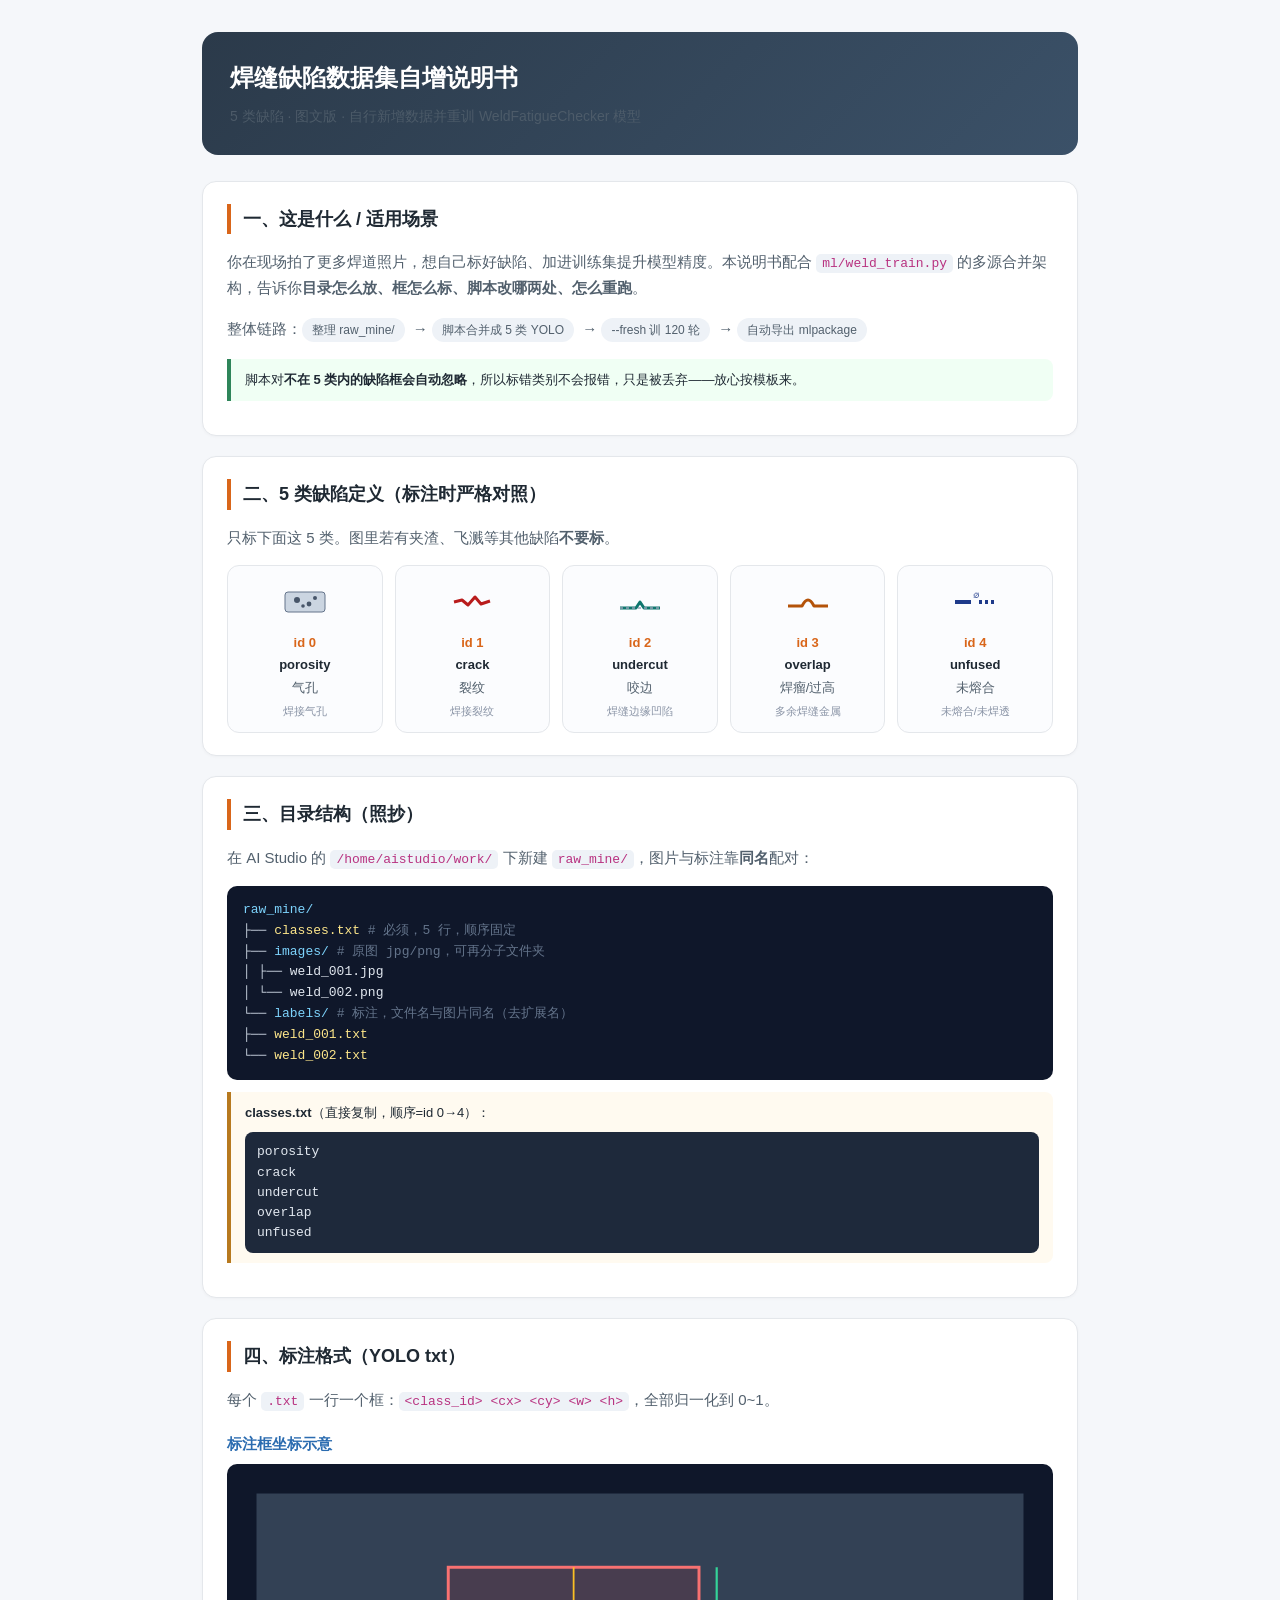
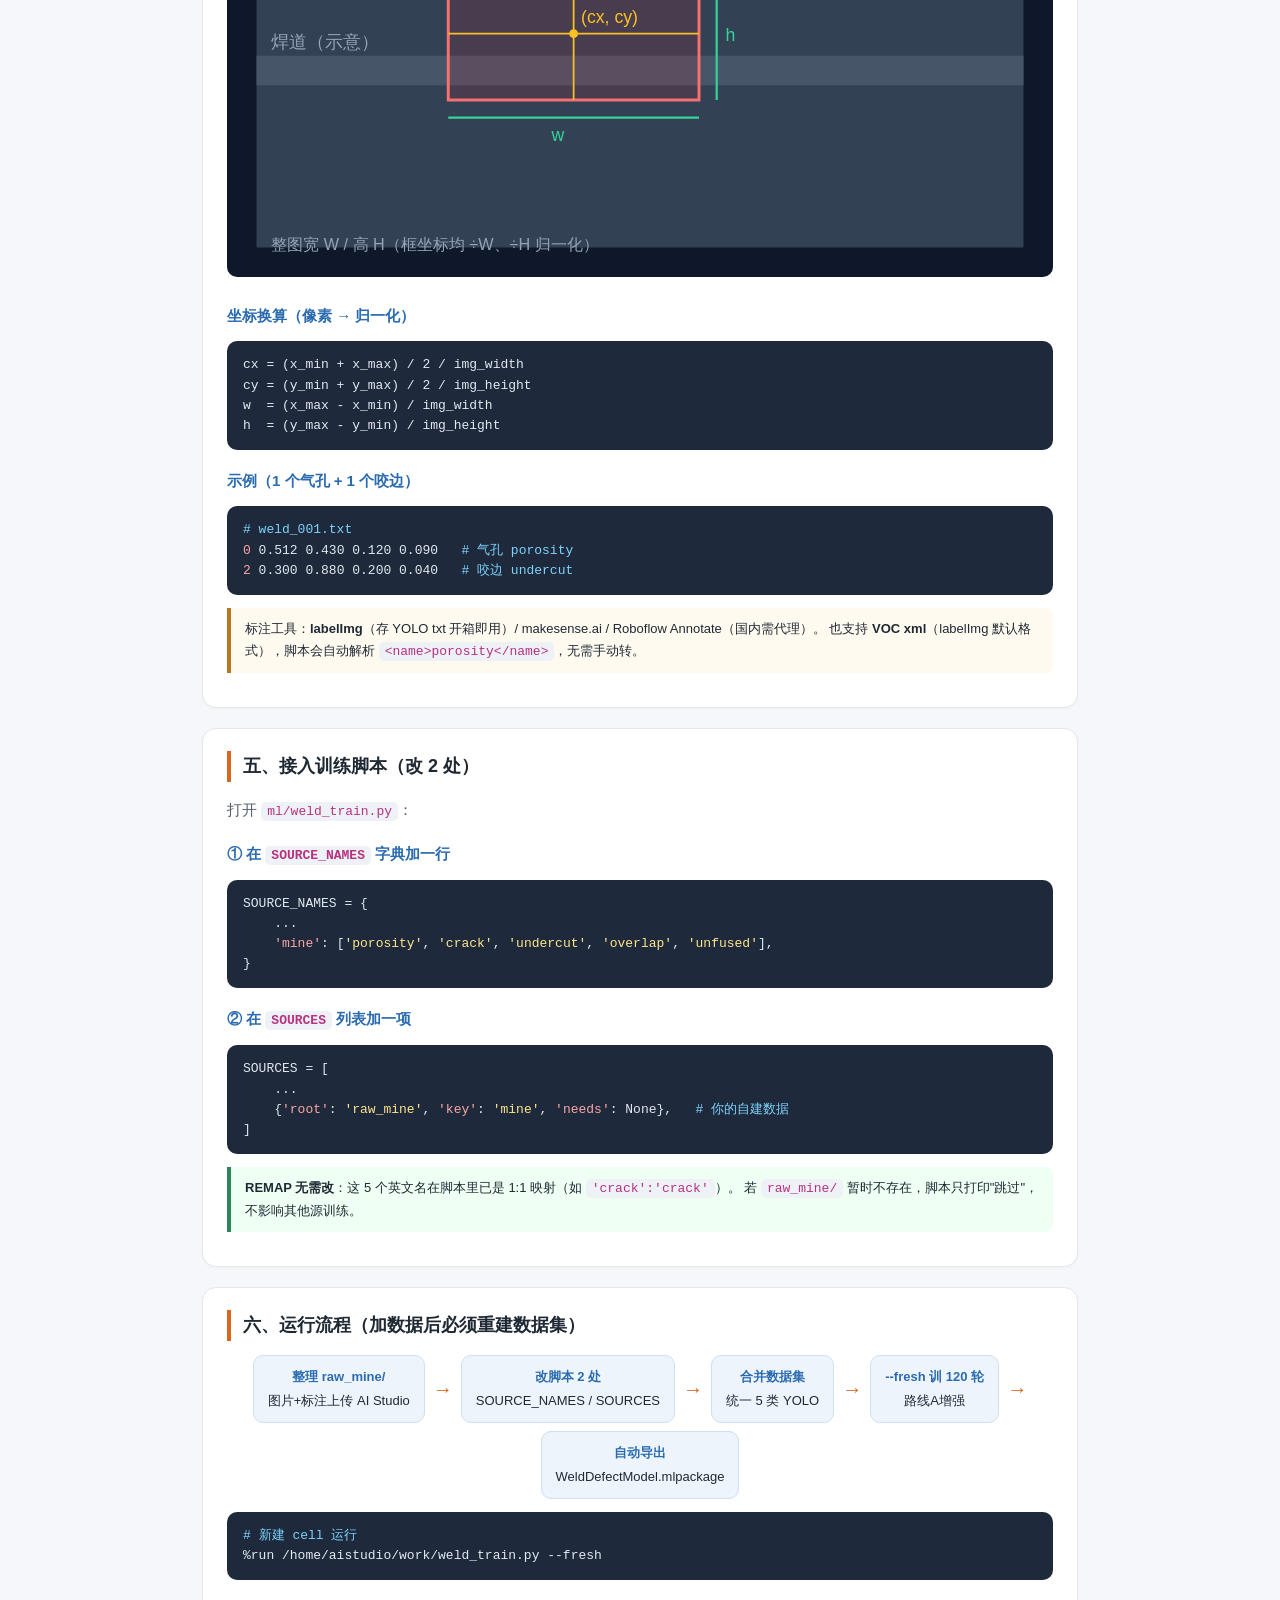
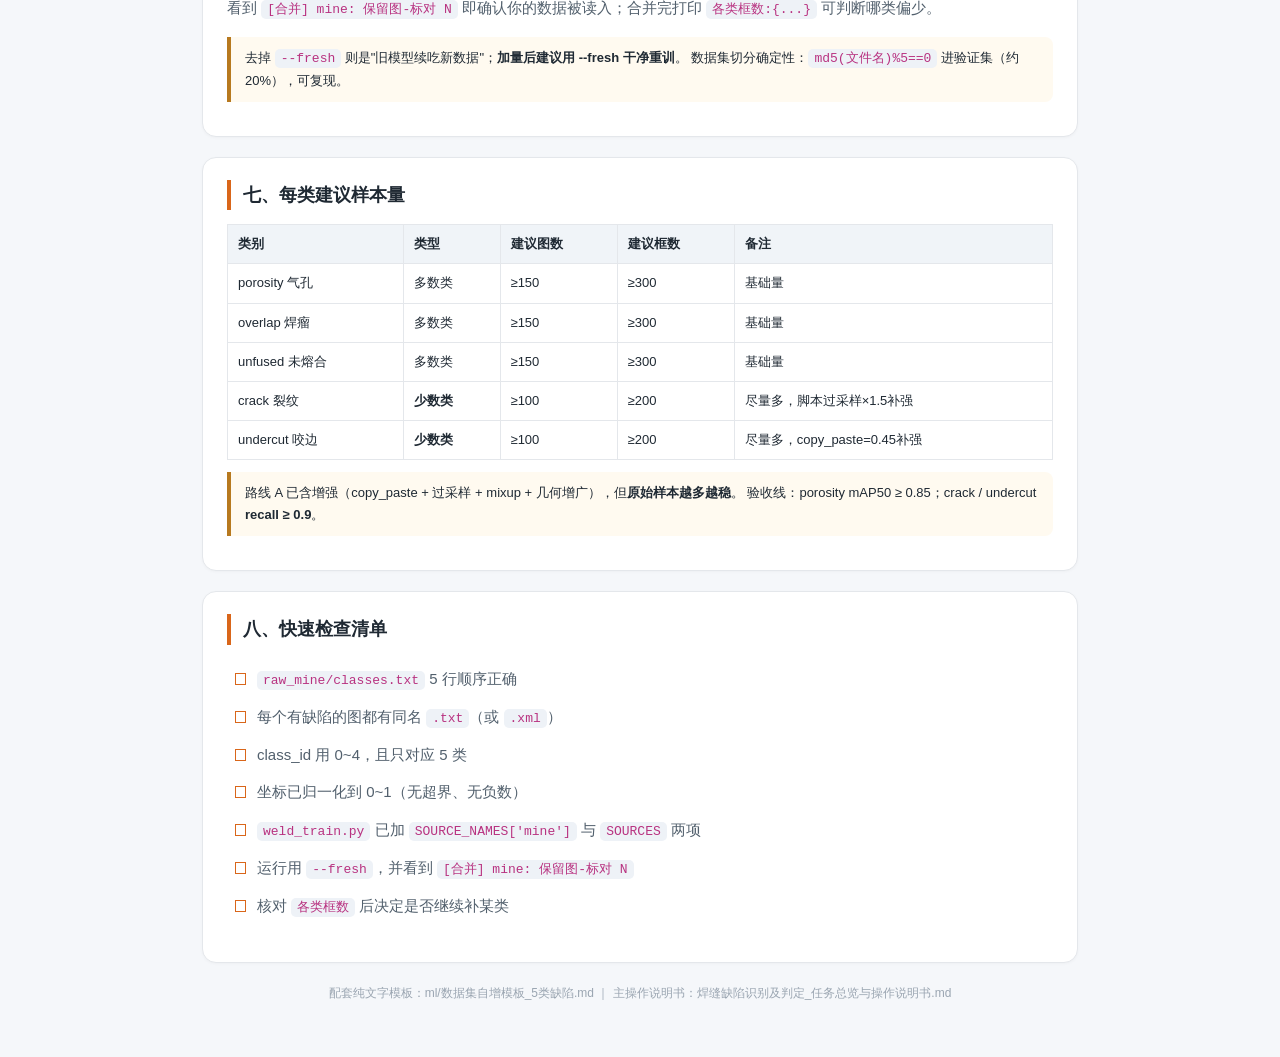
<file: ml/数据集自增说明书_图文版.html>
<!DOCTYPE html>
<html lang="zh-CN">
<head>
<meta charset="UTF-8">
<meta name="viewport" content="width=device-width, initial-scale=1.0">
<title>焊缝缺陷数据集自增说明书（5 类 · 图文版）</title>
<style>
  :root{
    --bg:#f5f7fa; --card:#ffffff; --ink:#1f2933; --sub:#52606d;
    --line:#e4e7eb; --accent:#d9661a; --accent2:#2b6cb0; --ok:#2f855a;
    --warn:#b7791f; --chip:#eef2f7;
  }
  *{box-sizing:border-box;}
  body{margin:0;background:var(--bg);color:var(--ink);
    font-family:-apple-system,"Segoe UI","PingFang SC","Microsoft YaHei",sans-serif;
    line-height:1.7;font-size:15px;}
  .wrap{max-width:920px;margin:0 auto;padding:32px 22px 64px;}
  header{background:linear-gradient(135deg,#2b3a4a,#3b5168);color:#fff;
    border-radius:16px;padding:26px 28px;margin-bottom:26px;}
  header h1{margin:0 0 6px;font-size:24px;}
  header p{margin:0;opacity:.85;font-size:14px;}
  section{background:var(--card);border:1px solid var(--line);border-radius:14px;
    padding:22px 24px;margin-bottom:20px;box-shadow:0 1px 3px rgba(0,0,0,.03);}
  h2{font-size:18px;margin:0 0 14px;padding-left:12px;border-left:4px solid var(--accent);}
  h3{font-size:15px;color:var(--accent2);margin:18px 0 8px;}
  p,li{color:var(--sub);}
  code{background:var(--chip);padding:2px 6px;border-radius:5px;font-size:13px;
    color:#b83280;font-family:"SFMono-Regular",Consolas,monospace;}
  pre{background:#1e293b;color:#e2e8f0;padding:14px 16px;border-radius:10px;
    overflow:auto;font-size:13px;line-height:1.55;}
  pre .c{color:#7dd3fc;} pre .k{color:#fca5a5;} pre .s{color:#fde68a;}
  .cards{display:grid;grid-template-columns:repeat(auto-fit,minmax(150px,1fr));gap:12px;}
  .cls{display:flex;flex-direction:column;align-items:center;text-align:center;
    border:1px solid var(--line);border-radius:12px;padding:12px 8px;background:#fbfcfe;}
  .cls svg{margin-bottom:6px;}
  .cls .id{font-weight:700;color:var(--accent);font-size:13px;}
  .cls .en{font-size:13px;color:var(--ink);font-weight:600;}
  .cls .cn{font-size:13px;color:var(--sub);}
  .cls .ds{font-size:11px;color:#8a94a6;margin-top:3px;}
  .tree{background:#0f172a;color:#cbd5e1;border-radius:10px;padding:14px 16px;
    font-family:Consolas,monospace;font-size:13px;line-height:1.6;overflow:auto;}
  .tree .d{color:#7dd3fc;} .tree .f{color:#e2e8f0;} .tree .x{color:#fde68a;}
  .flow{display:flex;flex-wrap:wrap;align-items:stretch;gap:8px;justify-content:center;}
  .node{background:#eef4fb;border:1px solid #cfe0f0;border-radius:10px;padding:10px 14px;
    text-align:center;min-width:120px;font-size:13px;color:var(--ink);}
  .node b{display:block;color:var(--accent2);font-size:13px;margin-bottom:2px;}
  .arrow{align-self:center;color:var(--accent);font-size:20px;font-weight:700;}
  .note{border-left:4px solid var(--warn);background:#fffaf0;padding:10px 14px;
    border-radius:0 8px 8px 0;font-size:13px;margin:12px 0;}
  .ok{border-left-color:var(--ok);background:#f0fff4;}
  table{border-collapse:collapse;width:100%;font-size:13px;margin-top:8px;}
  table th,table td{border:1px solid var(--line);padding:8px 10px;text-align:left;}
  table th{background:#f0f4f8;color:var(--ink);}
  .check{list-style:none;padding:0;}
  .check li{padding:6px 0 6px 30px;position:relative;}
  .check li::before{content:"☐";position:absolute;left:6px;color:var(--accent);font-size:16px;}
  .pill{display:inline-block;background:var(--chip);border-radius:20px;padding:2px 10px;
    font-size:12px;color:var(--sub);margin:2px 4px 2px 0;}
  footer{text-align:center;color:#9aa5b1;font-size:12px;margin-top:10px;}
</style>
</head>
<body>
<div class="wrap">

<header>
  <h1>焊缝缺陷数据集自增说明书</h1>
  <p>5 类缺陷 · 图文版 · 自行新增数据并重训 WeldFatigueChecker 模型</p>
</header>

<!-- 1. 总览 -->
<section>
  <h2>一、这是什么 / 适用场景</h2>
  <p>你在现场拍了更多焊道照片，想自己标好缺陷、加进训练集提升模型精度。本说明书配合
  <code>ml/weld_train.py</code> 的多源合并架构，告诉你<strong>目录怎么放、框怎么标、脚本改哪两处、怎么重跑</strong>。</p>
  <p>整体链路：<span class="pill">整理 raw_mine/</span> → <span class="pill">脚本合并成 5 类 YOLO</span> →
  <span class="pill">--fresh 训 120 轮</span> → <span class="pill">自动导出 mlpackage</span></p>
  <div class="note ok">脚本对<strong>不在 5 类内的缺陷框会自动忽略</strong>，所以标错类别不会报错，只是被丢弃——放心按模板来。</div>
</section>

<!-- 2. 5类缺陷 -->
<section>
  <h2>二、5 类缺陷定义（标注时严格对照）</h2>
  <p>只标下面这 5 类。图里若有夹渣、飞溅等其他缺陷<strong>不要标</strong>。</p>
  <div class="cards">
    <div class="cls">
      <svg width="48" height="48" viewBox="0 0 48 48">
        <rect x="4" y="14" width="40" height="20" rx="3" fill="#cbd5e1" stroke="#64748b"/>
        <circle cx="16" cy="22" r="3" fill="#475569"/><circle cx="28" cy="26" r="2.4" fill="#475569"/>
        <circle cx="34" cy="20" r="2" fill="#475569"/><circle cx="22" cy="28" r="1.8" fill="#475569"/>
      </svg>
      <span class="id">id 0</span><span class="en">porosity</span><span class="cn">气孔</span>
      <span class="ds">焊接气孔</span>
    </div>
    <div class="cls">
      <svg width="48" height="48" viewBox="0 0 48 48">
        <path d="M6 24 L14 22 L20 27 L27 19 L33 26 L42 23" fill="none" stroke="#b91c1c" stroke-width="3" stroke-linejoin="round"/>
      </svg>
      <span class="id">id 1</span><span class="en">crack</span><span class="cn">裂纹</span>
      <span class="ds">焊接裂纹</span>
    </div>
    <div class="cls">
      <svg width="48" height="48" viewBox="0 0 48 48">
        <path d="M4 30 L20 30 L24 24 L28 30 L44 30" fill="none" stroke="#0f766e" stroke-width="3" stroke-linejoin="round"/>
        <line x1="4" y1="30" x2="44" y2="30" stroke="#94a3b8" stroke-width="1.5" stroke-dasharray="3 3"/>
      </svg>
      <span class="id">id 2</span><span class="en">undercut</span><span class="cn">咬边</span>
      <span class="ds">焊缝边缘凹陷</span>
    </div>
    <div class="cls">
      <svg width="48" height="48" viewBox="0 0 48 48">
        <path d="M4 28 L18 28 Q24 16 30 28 L44 28" fill="none" stroke="#b45309" stroke-width="3" stroke-linejoin="round"/>
      </svg>
      <span class="id">id 3</span><span class="en">overlap</span><span class="cn">焊瘤/过高</span>
      <span class="ds">多余焊缝金属</span>
    </div>
    <div class="cls">
      <svg width="48" height="48" viewBox="0 0 48 48">
        <line x1="4" y1="24" x2="20" y2="24" stroke="#1e3a8a" stroke-width="4"/>
        <line x1="28" y1="24" x2="44" y2="24" stroke="#1e3a8a" stroke-width="4" stroke-dasharray="3 3"/>
        <text x="22" y="20" font-size="12" fill="#1e3a8a">∅</text>
      </svg>
      <span class="id">id 4</span><span class="en">unfused</span><span class="cn">未熔合</span>
      <span class="ds">未熔合/未焊透</span>
    </div>
  </div>
</section>

<!-- 3. 目录结构 -->
<section>
  <h2>三、目录结构（照抄）</h2>
  <p>在 AI Studio 的 <code>/home/aistudio/work/</code> 下新建 <code>raw_mine/</code>，图片与标注靠<strong>同名</strong>配对：</p>
  <div class="tree">
<span class="d">raw_mine/</span><br>
├── <span class="x">classes.txt</span>          <span style="color:#64748b"># 必须，5 行，顺序固定</span><br>
├── <span class="d">images/</span>              <span style="color:#64748b"># 原图 jpg/png，可再分子文件夹</span><br>
│   ├── <span class="f">weld_001.jpg</span><br>
│   └── <span class="f">weld_002.png</span><br>
└── <span class="d">labels/</span>              <span style="color:#64748b"># 标注，文件名与图片同名（去扩展名）</span><br>
    ├── <span class="x">weld_001.txt</span><br>
    └── <span class="x">weld_002.txt</span>
  </div>
  <div class="note"><strong>classes.txt</strong>（直接复制，顺序=id 0→4）：
<pre style="background:#1e293b;color:#e2e8f0;padding:10px 12px;border-radius:8px;margin:8px 0 0;">porosity
crack
undercut
overlap
unfused</pre></div>
</section>

<!-- 4. 标注格式 + 示意图 -->
<section>
  <h2>四、标注格式（YOLO txt）</h2>
  <p>每个 <code>.txt</code> 一行一个框：<code>&lt;class_id&gt; &lt;cx&gt; &lt;cy&gt; &lt;w&gt; &lt;h&gt;</code>，全部归一化到 0~1。</p>

  <h3>标注框坐标示意</h3>
  <svg width="100%" viewBox="0 0 560 280" style="background:#0f172a;border-radius:10px;">
    <!-- 模拟焊道底图 -->
    <rect x="20" y="20" width="520" height="240" fill="#334155"/>
    <rect x="20" y="130" width="520" height="20" fill="#475569"/>
    <text x="30" y="125" fill="#94a3b8" font-size="12">焊道（示意）</text>
    <!-- 标注框 -->
    <rect x="150" y="70" width="170" height="90" fill="rgba(220,38,38,.12)" stroke="#f87171" stroke-width="2"/>
    <line x1="235" y1="70" x2="235" y2="160" stroke="#fbbf24" stroke-width="1.2"/>
    <line x1="150" y1="115" x2="320" y2="115" stroke="#fbbf24" stroke-width="1.2"/>
    <circle cx="235" cy="115" r="3" fill="#fbbf24"/>
    <!-- 中心标签 -->
    <text x="240" y="108" fill="#fbbf24" font-size="12">(cx, cy)</text>
    <!-- 宽高标注 -->
    <line x1="150" y1="172" x2="320" y2="172" stroke="#34d399" stroke-width="1.5"/>
    <text x="220" y="188" fill="#34d399" font-size="12">w</text>
    <line x1="332" y1="70" x2="332" y2="160" stroke="#34d399" stroke-width="1.5"/>
    <text x="338" y="120" fill="#34d399" font-size="12">h</text>
    <!-- 图像尺寸 -->
    <text x="30" y="262" fill="#94a3b8" font-size="11">整图宽 W / 高 H（框坐标均 ÷W、÷H 归一化）</text>
  </svg>

  <h3>坐标换算（像素 → 归一化）</h3>
  <pre>
cx = (x_min + x_max) / 2 / img_width
cy = (y_min + y_max) / 2 / img_height
w  = (x_max - x_min) / img_width
h  = (y_max - y_min) / img_height</pre>

  <h3>示例（1 个气孔 + 1 个咬边）</h3>
  <pre><span class="c"># weld_001.txt</span>
<span class="k">0</span> 0.512 0.430 0.120 0.090   <span class="c"># 气孔 porosity</span>
<span class="k">2</span> 0.300 0.880 0.200 0.040   <span class="c"># 咬边 undercut</span></pre>

  <div class="note">标注工具：<strong>labelImg</strong>（存 YOLO txt 开箱即用）/ makesense.ai / Roboflow Annotate（国内需代理）。
  也支持 <strong>VOC xml</strong>（labelImg 默认格式），脚本会自动解析 <code>&lt;name&gt;porosity&lt;/name&gt;</code>，无需手动转。</div>
</section>

<!-- 5. 脚本改两处 -->
<section>
  <h2>五、接入训练脚本（改 2 处）</h2>
  <p>打开 <code>ml/weld_train.py</code>：</p>
  <h3>① 在 <code>SOURCE_NAMES</code> 字典加一行</h3>
  <pre>SOURCE_NAMES = {
    ...
    <span class="k">'mine'</span>: [<span class="s">'porosity'</span>, <span class="s">'crack'</span>, <span class="s">'undercut'</span>, <span class="s">'overlap'</span>, <span class="s">'unfused'</span>],
}</pre>
  <h3>② 在 <code>SOURCES</code> 列表加一项</h3>
  <pre>SOURCES = [
    ...
    {<span class="k">'root'</span>: <span class="s">'raw_mine'</span>, <span class="k">'key'</span>: <span class="s">'mine'</span>, <span class="k">'needs'</span>: None},   <span class="c"># 你的自建数据</span>
]</pre>
  <div class="note ok"><strong>REMAP 无需改</strong>：这 5 个英文名在脚本里已是 1:1 映射（如 <code>'crack':'crack'</code>）。
  若 <code>raw_mine/</code> 暂时不存在，脚本只打印"跳过"，不影响其他源训练。</div>
</section>

<!-- 6. 运行流程 -->
<section>
  <h2>六、运行流程（加数据后必须重建数据集）</h2>
  <div class="flow">
    <div class="node"><b>整理 raw_mine/</b>图片+标注上传 AI Studio</div>
    <span class="arrow">→</span>
    <div class="node"><b>改脚本 2 处</b>SOURCE_NAMES / SOURCES</div>
    <span class="arrow">→</span>
    <div class="node"><b>合并数据集</b>统一 5 类 YOLO</div>
    <span class="arrow">→</span>
    <div class="node"><b>--fresh 训 120 轮</b>路线A增强</div>
    <span class="arrow">→</span>
    <div class="node"><b>自动导出</b>WeldDefectModel.mlpackage</div>
  </div>
  <pre><span class="c"># 新建 cell 运行</span>
%run /home/aistudio/work/weld_train.py --fresh</pre>
  <p>看到 <code>[合并] mine: 保留图-标对 N</code> 即确认你的数据被读入；合并完打印 <code>各类框数:{...}</code> 可判断哪类偏少。</p>
  <div class="note">去掉 <code>--fresh</code> 则是"旧模型续吃新数据"；<strong>加量后建议用 --fresh 干净重训</strong>。
  数据集切分确定性：<code>md5(文件名)%5==0</code> 进验证集（约 20%），可复现。</div>
</section>

<!-- 7. 样本量建议 -->
<section>
  <h2>七、每类建议样本量</h2>
  <table>
    <tr><th>类别</th><th>类型</th><th>建议图数</th><th>建议框数</th><th>备注</th></tr>
    <tr><td>porosity 气孔</td><td>多数类</td><td>≥150</td><td>≥300</td><td>基础量</td></tr>
    <tr><td>overlap 焊瘤</td><td>多数类</td><td>≥150</td><td>≥300</td><td>基础量</td></tr>
    <tr><td>unfused 未熔合</td><td>多数类</td><td>≥150</td><td>≥300</td><td>基础量</td></tr>
    <tr><td>crack 裂纹</td><td><strong>少数类</strong></td><td>≥100</td><td>≥200</td><td>尽量多，脚本过采样×1.5补强</td></tr>
    <tr><td>undercut 咬边</td><td><strong>少数类</strong></td><td>≥100</td><td>≥200</td><td>尽量多，copy_paste=0.45补强</td></tr>
  </table>
  <div class="note">路线 A 已含增强（copy_paste + 过采样 + mixup + 几何增广），但<strong>原始样本越多越稳</strong>。
  验收线：porosity mAP50 ≥ 0.85；crack / undercut <strong>recall ≥ 0.9</strong>。</div>
</section>

<!-- 8. 检查清单 -->
<section>
  <h2>八、快速检查清单</h2>
  <ul class="check">
    <li><code>raw_mine/classes.txt</code> 5 行顺序正确</li>
    <li>每个有缺陷的图都有同名 <code>.txt</code>（或 <code>.xml</code>）</li>
    <li>class_id 用 0~4，且只对应 5 类</li>
    <li>坐标已归一化到 0~1（无超界、无负数）</li>
    <li><code>weld_train.py</code> 已加 <code>SOURCE_NAMES['mine']</code> 与 <code>SOURCES</code> 两项</li>
    <li>运行用 <code>--fresh</code>，并看到 <code>[合并] mine: 保留图-标对 N</code></li>
    <li>核对 <code>各类框数</code> 后决定是否继续补某类</li>
  </ul>
</section>

<footer>配套纯文字模板：ml/数据集自增模板_5类缺陷.md ｜ 主操作说明书：焊缝缺陷识别及判定_任务总览与操作说明书.md</footer>

</div>
</body>
</html>
</file>
<file: app_ios/pwa/styles.css>
:root {
  --blue: #0b3d91;
  --blue2: #1565c0;
  --bg: #f4f6fb;
  --card: #ffffff;
  --ink: #16213a;
  --muted: #6b7790;
  --line: #e3e8f2;
  --ok: #1f8a4c;
  --bad: #c0392b;
  --warn: #b9770e;
  --high: #c0392b;
  --medium: #b9770e;
  --low: #2e6da4;
}
* { box-sizing: border-box; -webkit-tap-highlight-color: transparent; }
html, body { margin: 0; padding: 0; }
body {
  font-family: -apple-system, BlinkMacSystemFont, "SF Pro Text", "PingFang SC", "Microsoft YaHei", sans-serif;
  background: var(--bg); color: var(--ink);
  padding-bottom: env(safe-area-inset-bottom);
}
.topbar {
  position: sticky; top: 0; z-index: 20;
  display: flex; align-items: center; justify-content: space-between;
  padding: calc(env(safe-area-inset-top) + 12px) 16px 12px;
  background: linear-gradient(135deg, var(--blue), var(--blue2));
  color: #fff;
}
.brand { display: flex; align-items: center; gap: 12px; }
.logo { font-size: 26px; }
.t1 { font-weight: 700; font-size: 17px; }
.t2 { font-size: 11px; opacity: .85; }
.pill { font-size: 11px; padding: 4px 9px; border-radius: 999px; background: rgba(255,255,255,.18); }
.pill-off { background: rgba(255,255,255,.22); }

main { max-width: 760px; margin: 0 auto; padding: 14px; }
.card {
  background: var(--card); border: 1px solid var(--line); border-radius: 16px;
  padding: 16px; margin-bottom: 14px; box-shadow: 0 2px 10px rgba(20,40,90,.05);
}
.card h2 { font-size: 16px; margin: 0 0 6px; color: var(--blue); }
.card h3 { font-size: 13px; margin: 16px 0 6px; color: var(--ink); }
.hint { font-size: 12px; color: var(--muted); margin: 0 0 10px; }
.row { display: flex; gap: 10px; flex-wrap: wrap; align-items: center; }

.btn {
  display: inline-block; border: none; border-radius: 10px; padding: 10px 14px;
  font-size: 14px; font-weight: 600; color: #fff; background: var(--blue2); cursor: pointer;
}
.btn.primary { background: var(--blue); }
.btn.ghost { background: #eef2fb; color: var(--blue); }
.btn.sm { padding: 7px 11px; font-size: 12px; }
.btn.file { position: relative; overflow: hidden; }
.btn.file input { position: absolute; inset: 0; opacity: 0; width: 100%; }

.grid2 { display: grid; grid-template-columns: 1fr 1fr; gap: 10px 14px; margin-top: 8px; }
label { display: flex; flex-direction: column; gap: 4px; font-size: 12px; color: var(--muted); }
label.check { flex-direction: row; align-items: center; gap: 6px; color: var(--ink); font-size: 13px; }
select, input[type=number] {
  border: 1px solid var(--line); border-radius: 9px; padding: 9px 10px; font-size: 14px;
  color: var(--ink); background: #fff; width: 100%;
}
input[type=number] { -moz-appearance: textfield; }
.checks { display: flex; flex-wrap: wrap; gap: 12px; }

/* 关键：height:auto 强制保持内部分辨率宽高比，避免画布被拉伸导致 x/y 方向 px/mm 不一致（比例失真根因） */
#canvas { width: 100%; height: auto; border-radius: 12px; margin-top: 10px; border: 1px solid var(--line); background: #0c1020; touch-action: none; }

/* 标定 / 测量（无 LiDAR 深度时用参照物） */
.cal { margin-top: 10px; padding: 10px; background: #f7f9fd; border: 1px solid var(--line); border-radius: 12px; }
.cal .row { align-items: flex-end; flex-wrap: wrap; }
.cal-scale { font-size: 12px; color: var(--blue); margin-top: 6px; min-height: 16px; }
.cal-scale b { color: var(--bad); }
.callen { flex: 0 1 200px; }
.btn.active { background: var(--blue); color: #fff; box-shadow: 0 0 0 2px rgba(11,61,145,.25); }

/* 标准库（程序内封装） */
.card h4 { font-size: 13px; margin: 14px 0 4px; color: var(--ink); }
.sum { font-size: 13px; font-weight: 600; color: var(--blue); cursor: pointer; padding: 8px 0; }
.std { width: 100%; border-collapse: collapse; font-size: 12px; margin: 6px 0 12px; }
.std th, .std td { border: 1px solid var(--line); padding: 6px 8px; text-align: left; }
.std th { background: #eef2fb; color: var(--blue); }

.imp-list { display: flex; flex-direction: column; gap: 8px; }
.imp-row {
  display: grid; grid-template-columns: 1.3fr 1fr 1fr auto; gap: 8px; align-items: center;
  background: #f7f9fd; border: 1px solid var(--line); border-radius: 10px; padding: 8px;
}
.imp-row select, .imp-row input { padding: 7px 8px; font-size: 13px; }
.imp-row .del { background: #fdecea; color: var(--bad); border: none; border-radius: 8px; padding: 7px 10px; font-size: 13px; }

.result h2 { color: var(--ink); }
.kv { display: grid; grid-template-columns: 1fr auto; gap: 4px 10px; font-size: 13px; padding: 6px 0; border-bottom: 1px dashed var(--line); }
.kv b { font-weight: 600; }
.pass { color: var(--ok); font-weight: 800; }
.fail { color: var(--bad); font-weight: 800; }
.tag { display: inline-block; font-size: 11px; padding: 2px 8px; border-radius: 999px; color: #fff; }
.tag.high { background: var(--high); }
.tag.medium { background: var(--medium); }
.tag.low { background: var(--low); }
.tag.ok { background: var(--ok); }
pre.code {
  white-space: pre-wrap; word-break: break-word; font-size: 11.5px; line-height: 1.55;
  background: #f6f8fc; border: 1px solid var(--line); border-radius: 8px;
  padding: 10px 12px; margin: 8px 0; color: #1f2a44; overflow-x: auto;
}
.rmv { padding: 2px 8px; font-size: 11px; }
code { background: #f0f3f9; padding: 1px 5px; border-radius: 4px; font-size: 12px; }
.plan { display: flex; flex-direction: column; gap: 8px; margin-top: 6px; }
.pitem { border-left: 4px solid var(--line); padding: 8px 10px; background: #f8fafd; border-radius: 0 10px 10px 0; }
.pitem.high { border-color: var(--high); }
.pitem.medium { border-color: var(--medium); }
.pitem.low { border-color: var(--low); }
.pitem .pa { font-size: 13px; }
.pitem .pm { font-size: 11px; color: var(--muted); margin-top: 2px; }
.defbox { background: #fff8f0; border: 1px solid #f3d9b0; border-radius: 10px; padding: 8px 10px; font-size: 12px; margin-top: 6px; }
.disclaimer { font-size: 11px; color: var(--muted); text-align: center; padding: 14px 16px calc(env(safe-area-inset-bottom) + 18px); }

@media (max-width: 480px) {
  .grid2 { grid-template-columns: 1fr; }
  .imp-row { grid-template-columns: 1fr 1fr; }
}
@media print {
  .topbar, .card, .disclaimer { box-shadow: none; }
  .btn, .row, #photo, #clearPhoto, .hint, .cal, details { display: none !important; }
}

/* ---------- 模态（报告 / 3D 对比） ---------- */
.modal {
  position: fixed; inset: 0; z-index: 50;
  background: rgba(8,18,40,.45);
  display: flex; align-items: center; justify-content: center;
  padding: 14px; backdrop-filter: blur(2px);
}
.modal[hidden] { display: none; }
.modal-card {
  background: #fff; border-radius: 16px; width: 100%; max-width: 760px;
  max-height: 92vh; overflow: hidden; display: flex; flex-direction: column;
  box-shadow: 0 20px 60px rgba(0,0,0,.3);
}
.modal-card.wide { max-width: 1000px; }
.modal-bar {
  display: flex; align-items: center; justify-content: space-between; gap: 10px;
  padding: 12px 14px; border-bottom: 1px solid var(--line); background: #f7f9fd; flex-wrap: wrap;
}
.modal-bar .row { flex: 1 1 auto; justify-content: flex-end; }
.report-body { padding: 16px 18px; overflow: auto; -webkit-overflow-scrolling: touch; }

/* 3D 阶段 */
.model-stage {
  position: relative; width: 100%; height: 64vh; min-height: 320px;
  background: #f4f6fb; overflow: hidden;
}
.model-stage #modelCanvas { display: block; width: 100%; height: 100%; }
.model-stage .model-photo {
  position: absolute; inset: 0; width: 100%; height: 100%;
  object-fit: contain; pointer-events: none; opacity: .5;
}
/* 并排模式：左照片 右模型（各 50%） */
.model-stage.split { display: flex; }
.model-stage.split #modelCanvas { width: 50%; }
.model-stage.split .model-photo {
  position: relative; width: 50%; height: 100%; opacity: 1 !important;
  border-right: 2px dashed var(--blue);
}
</file>
